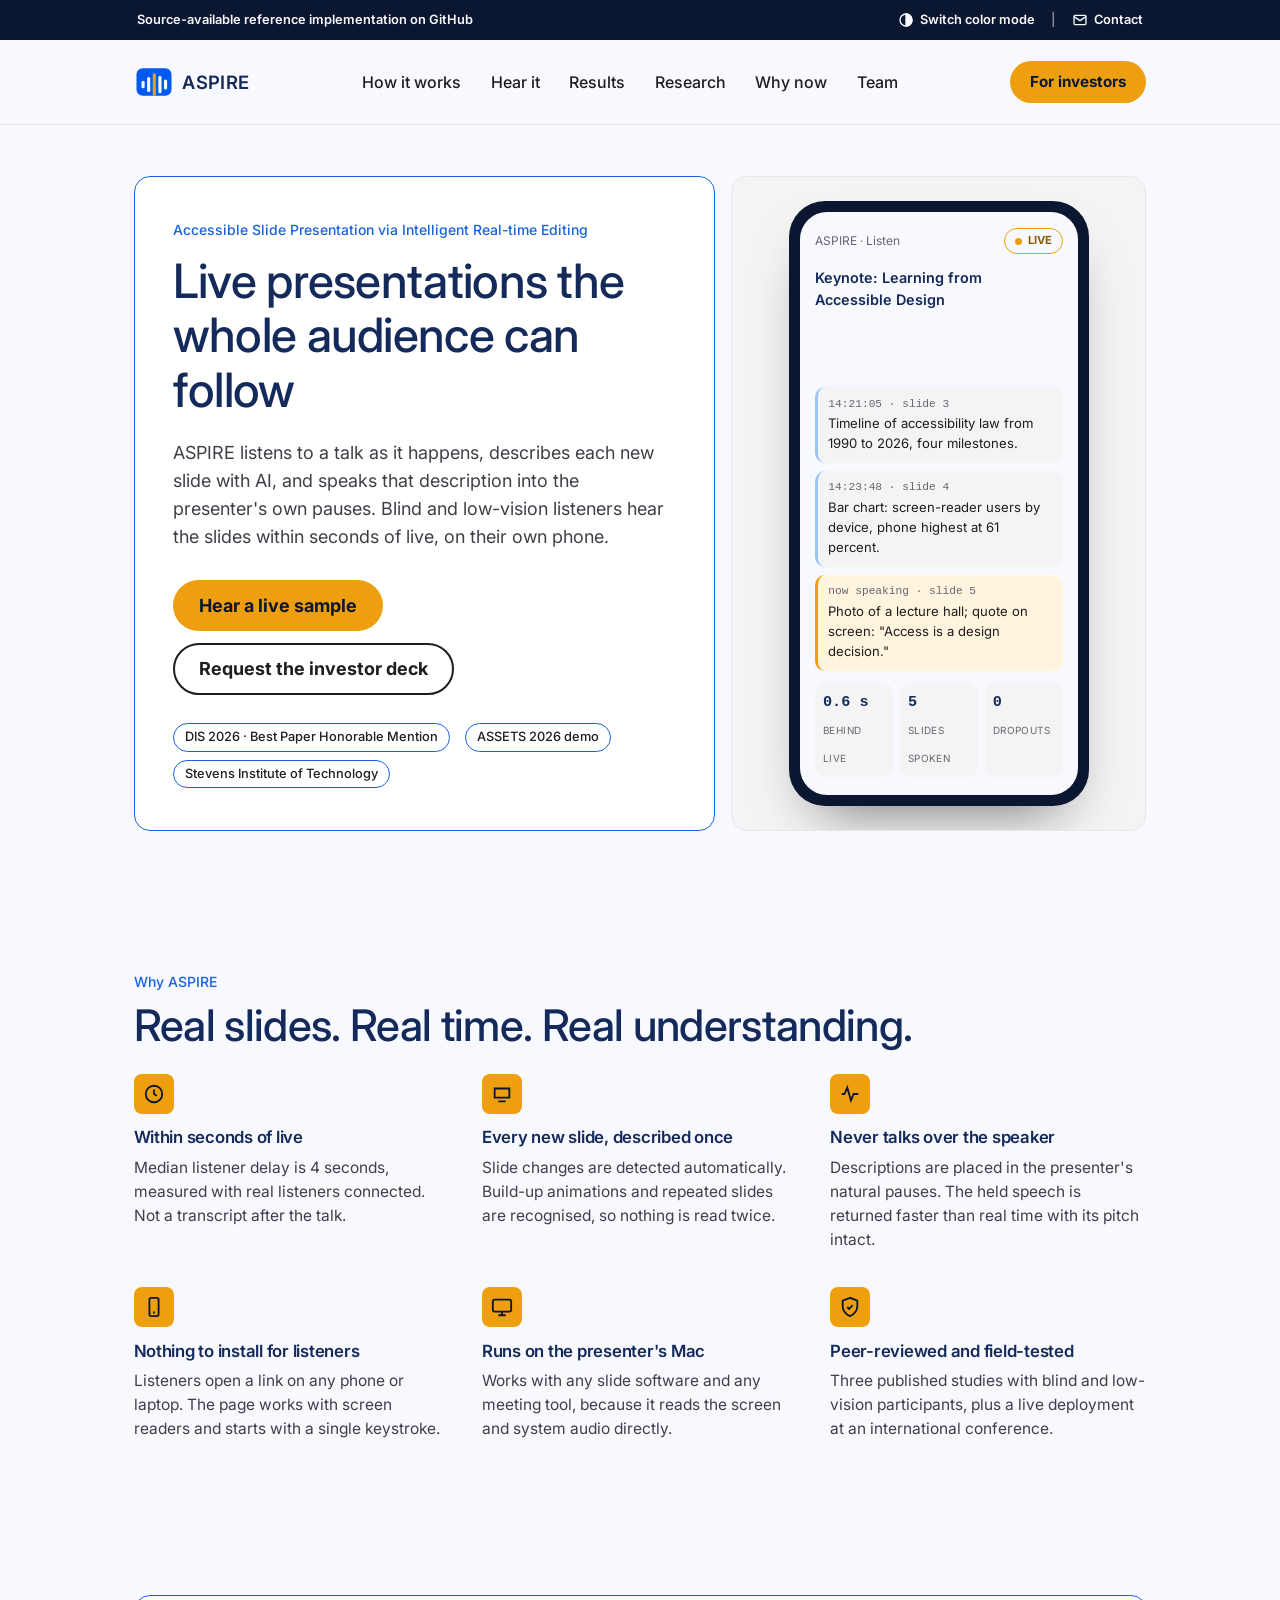
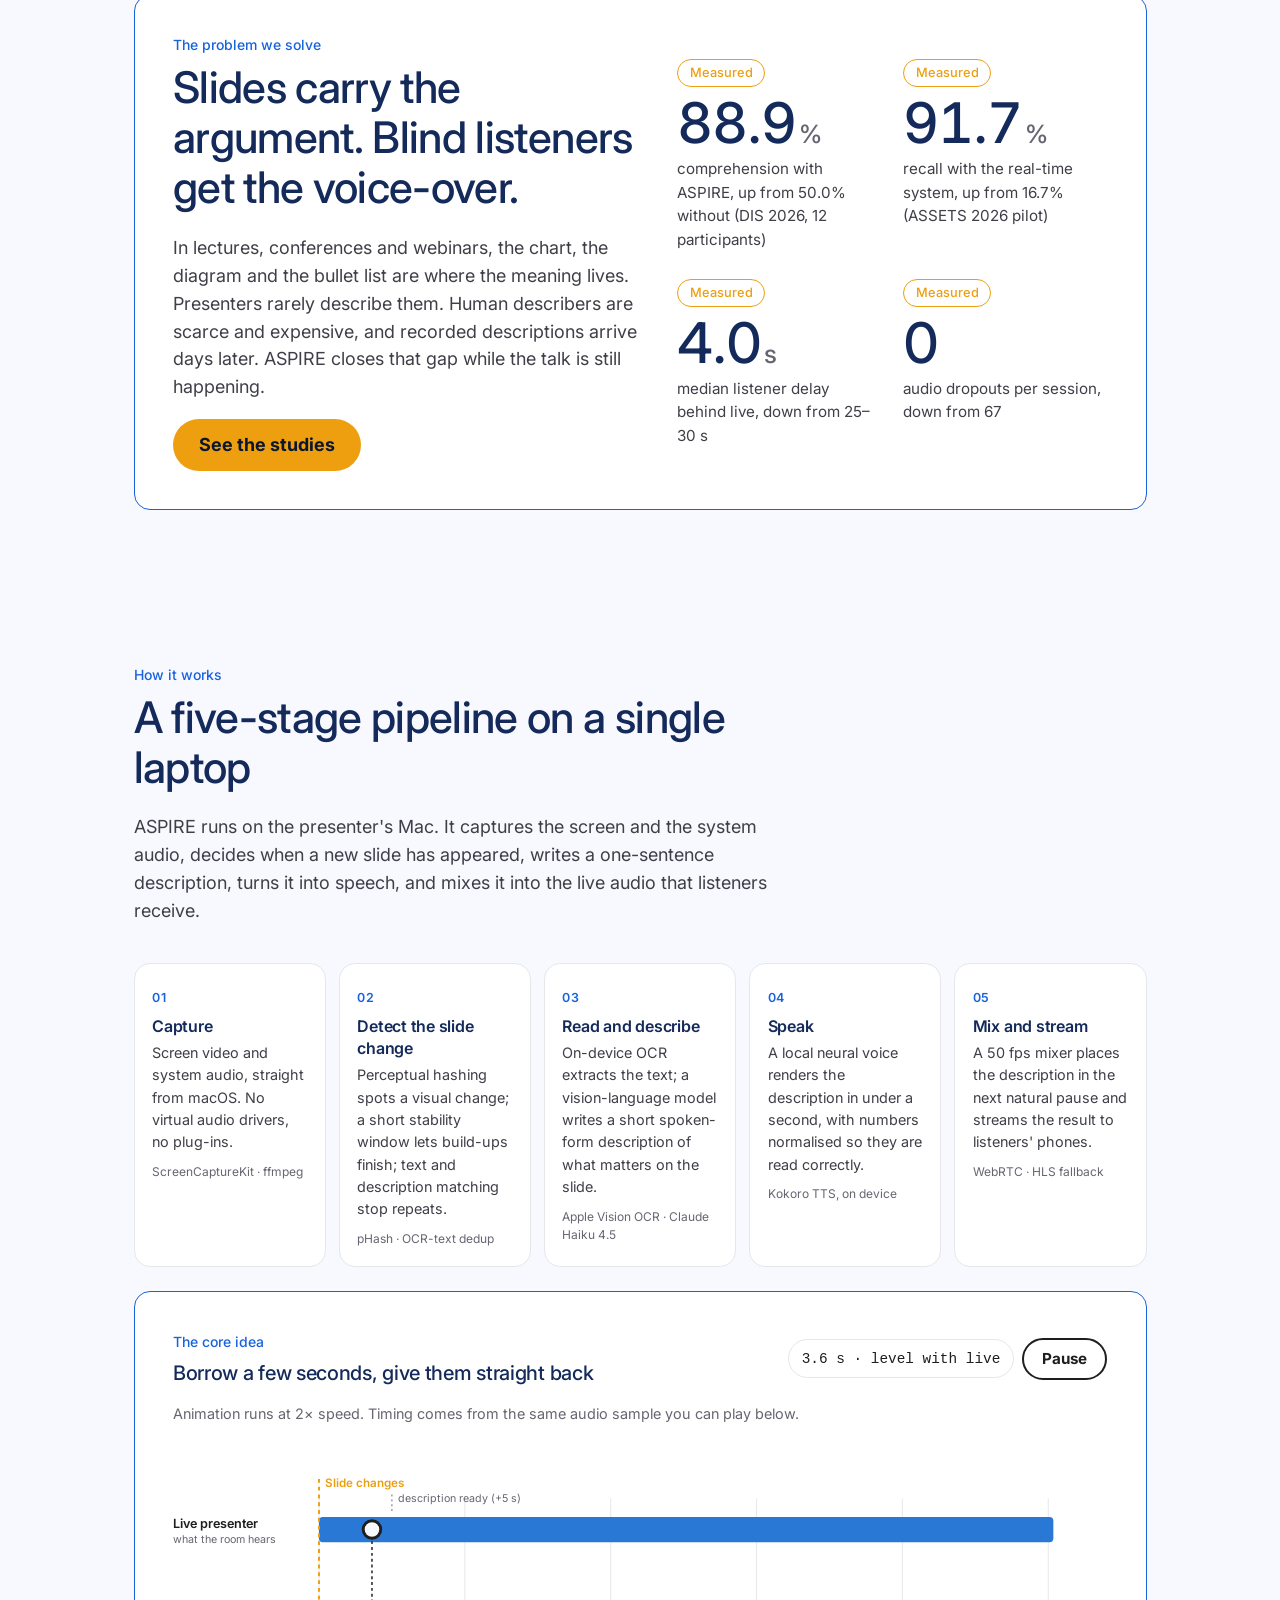
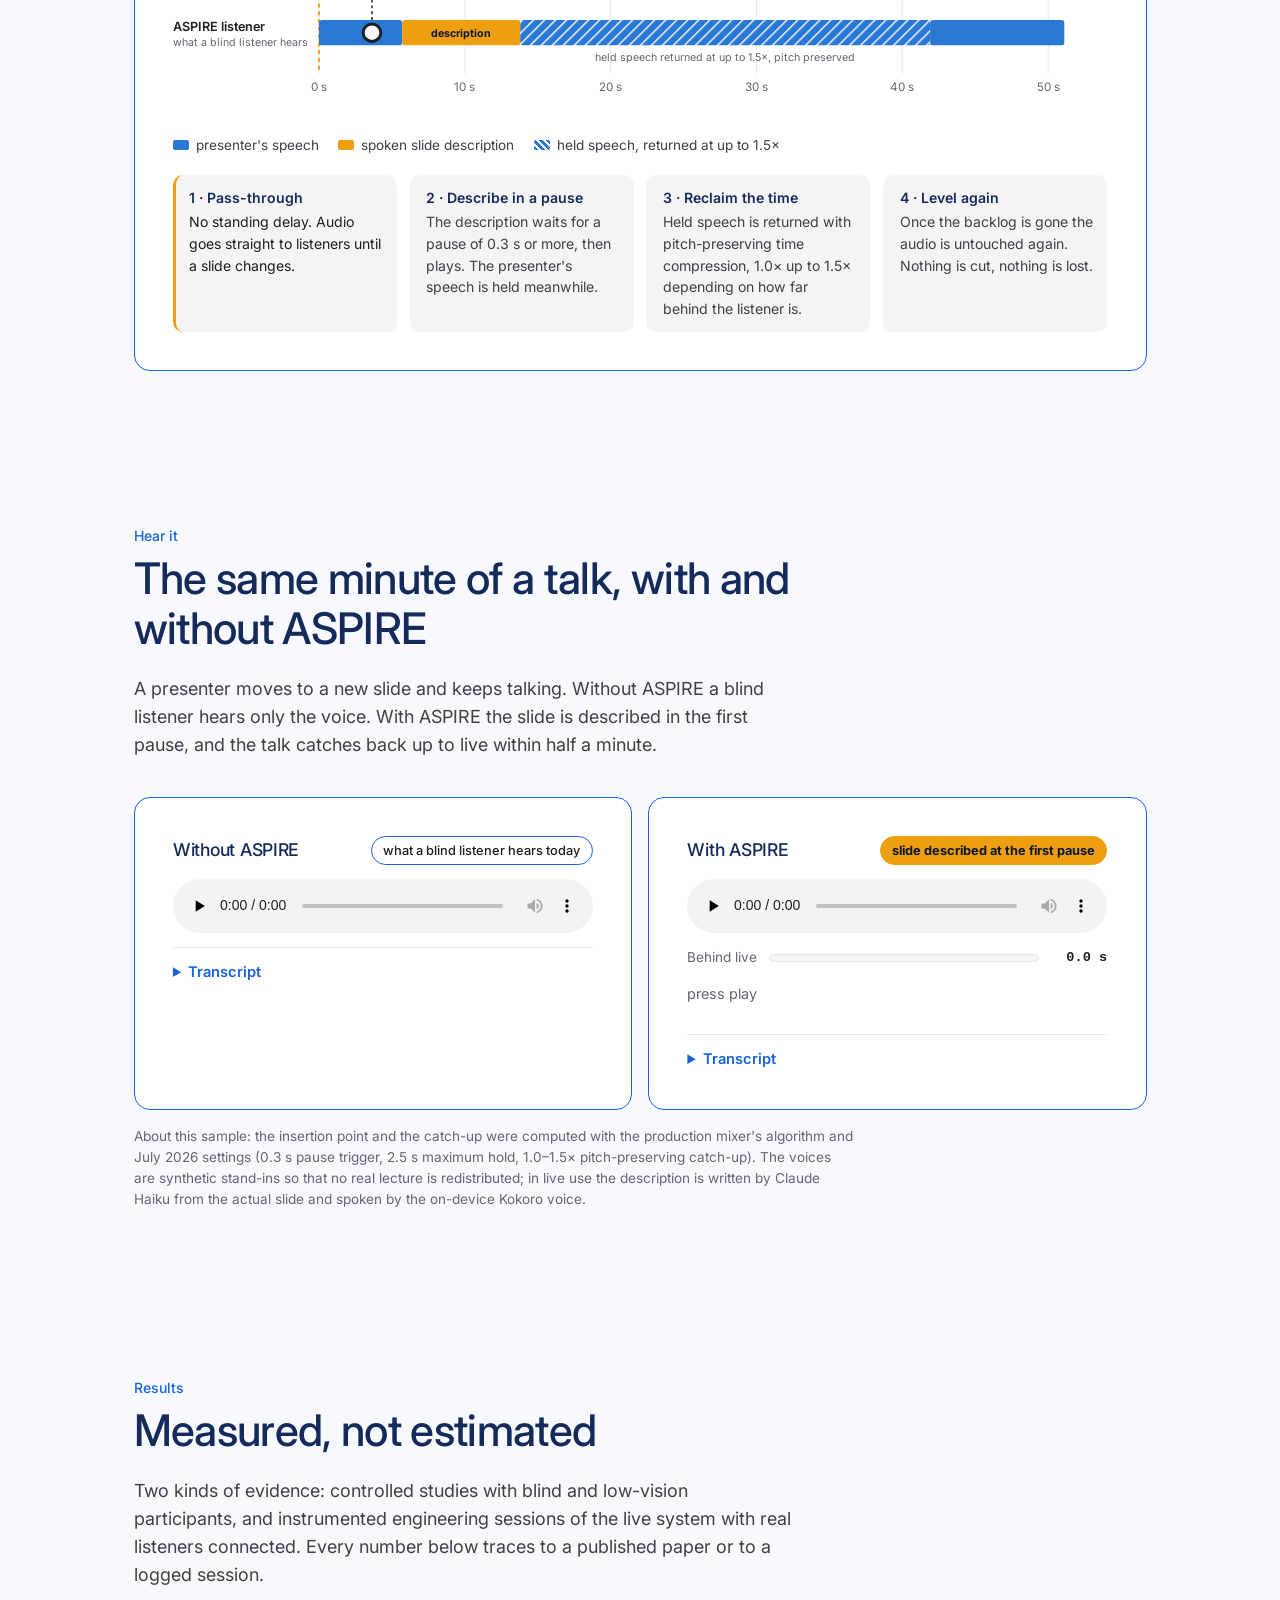
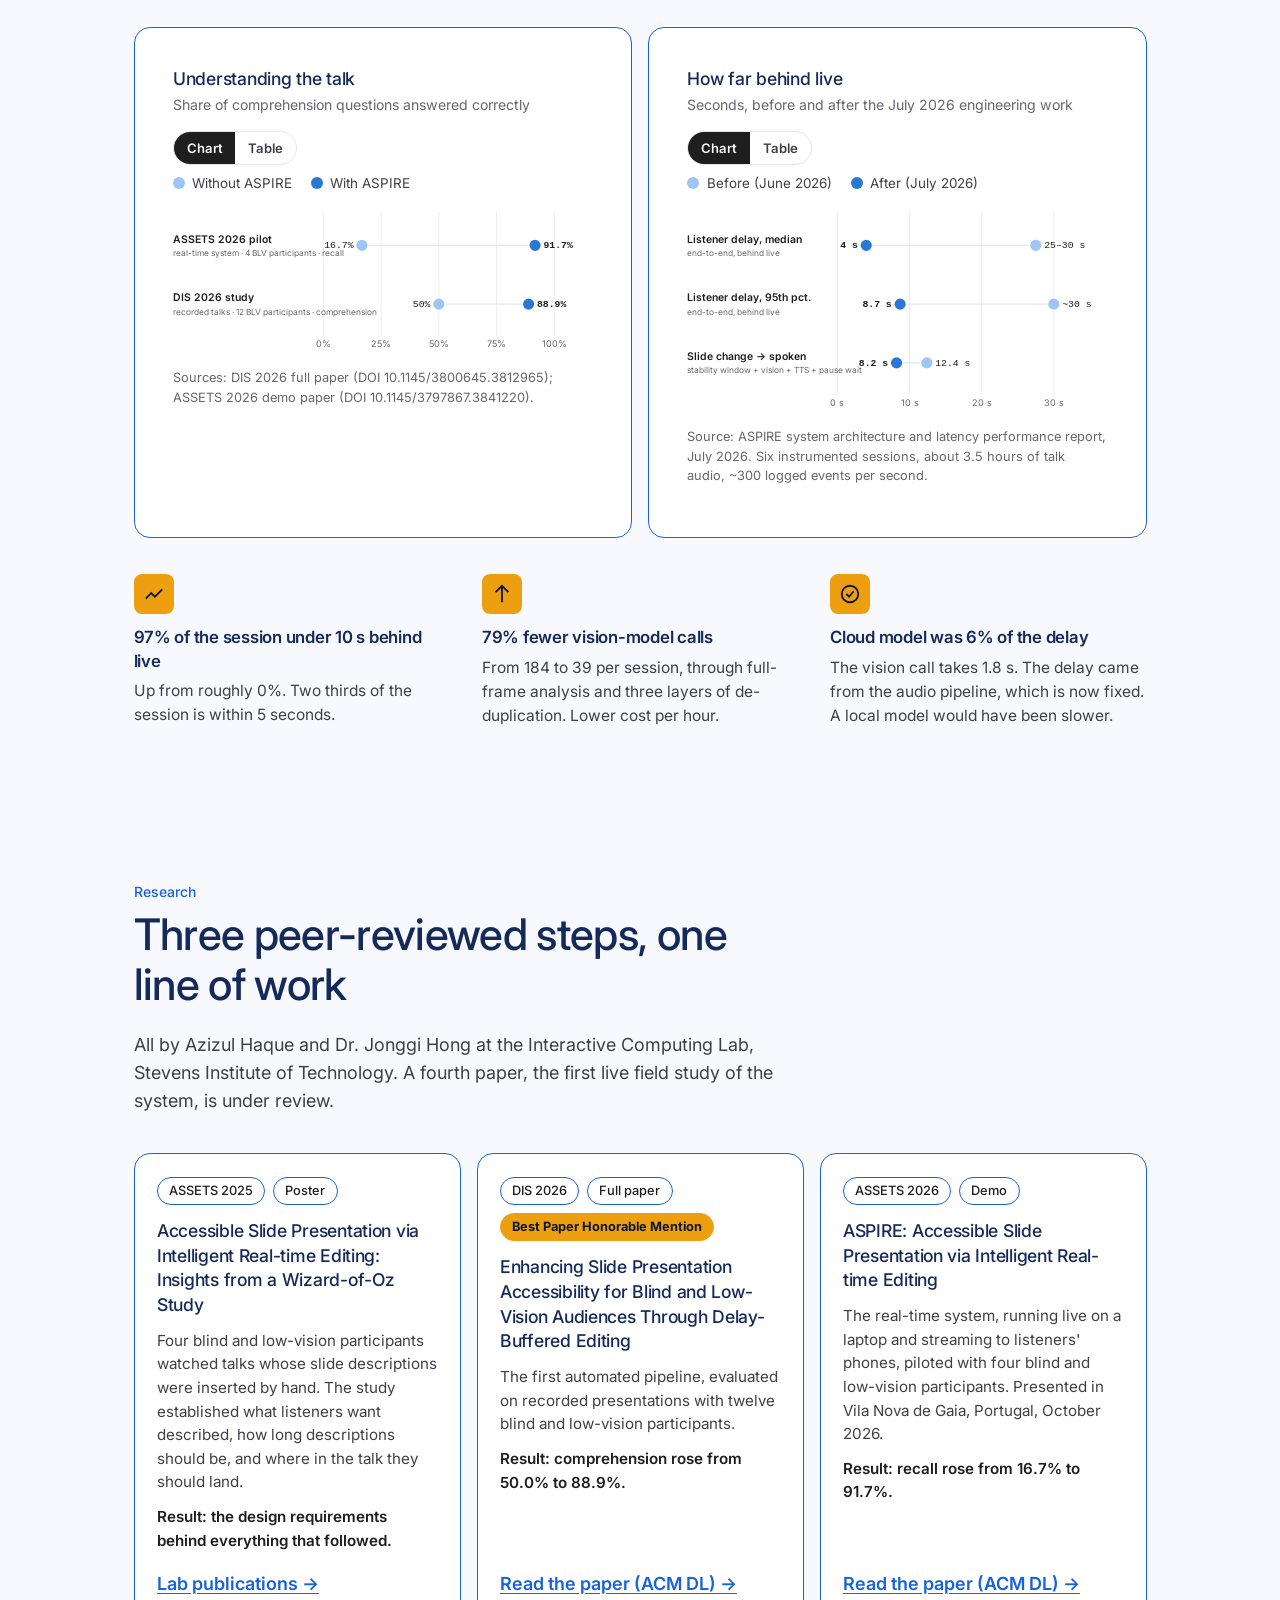
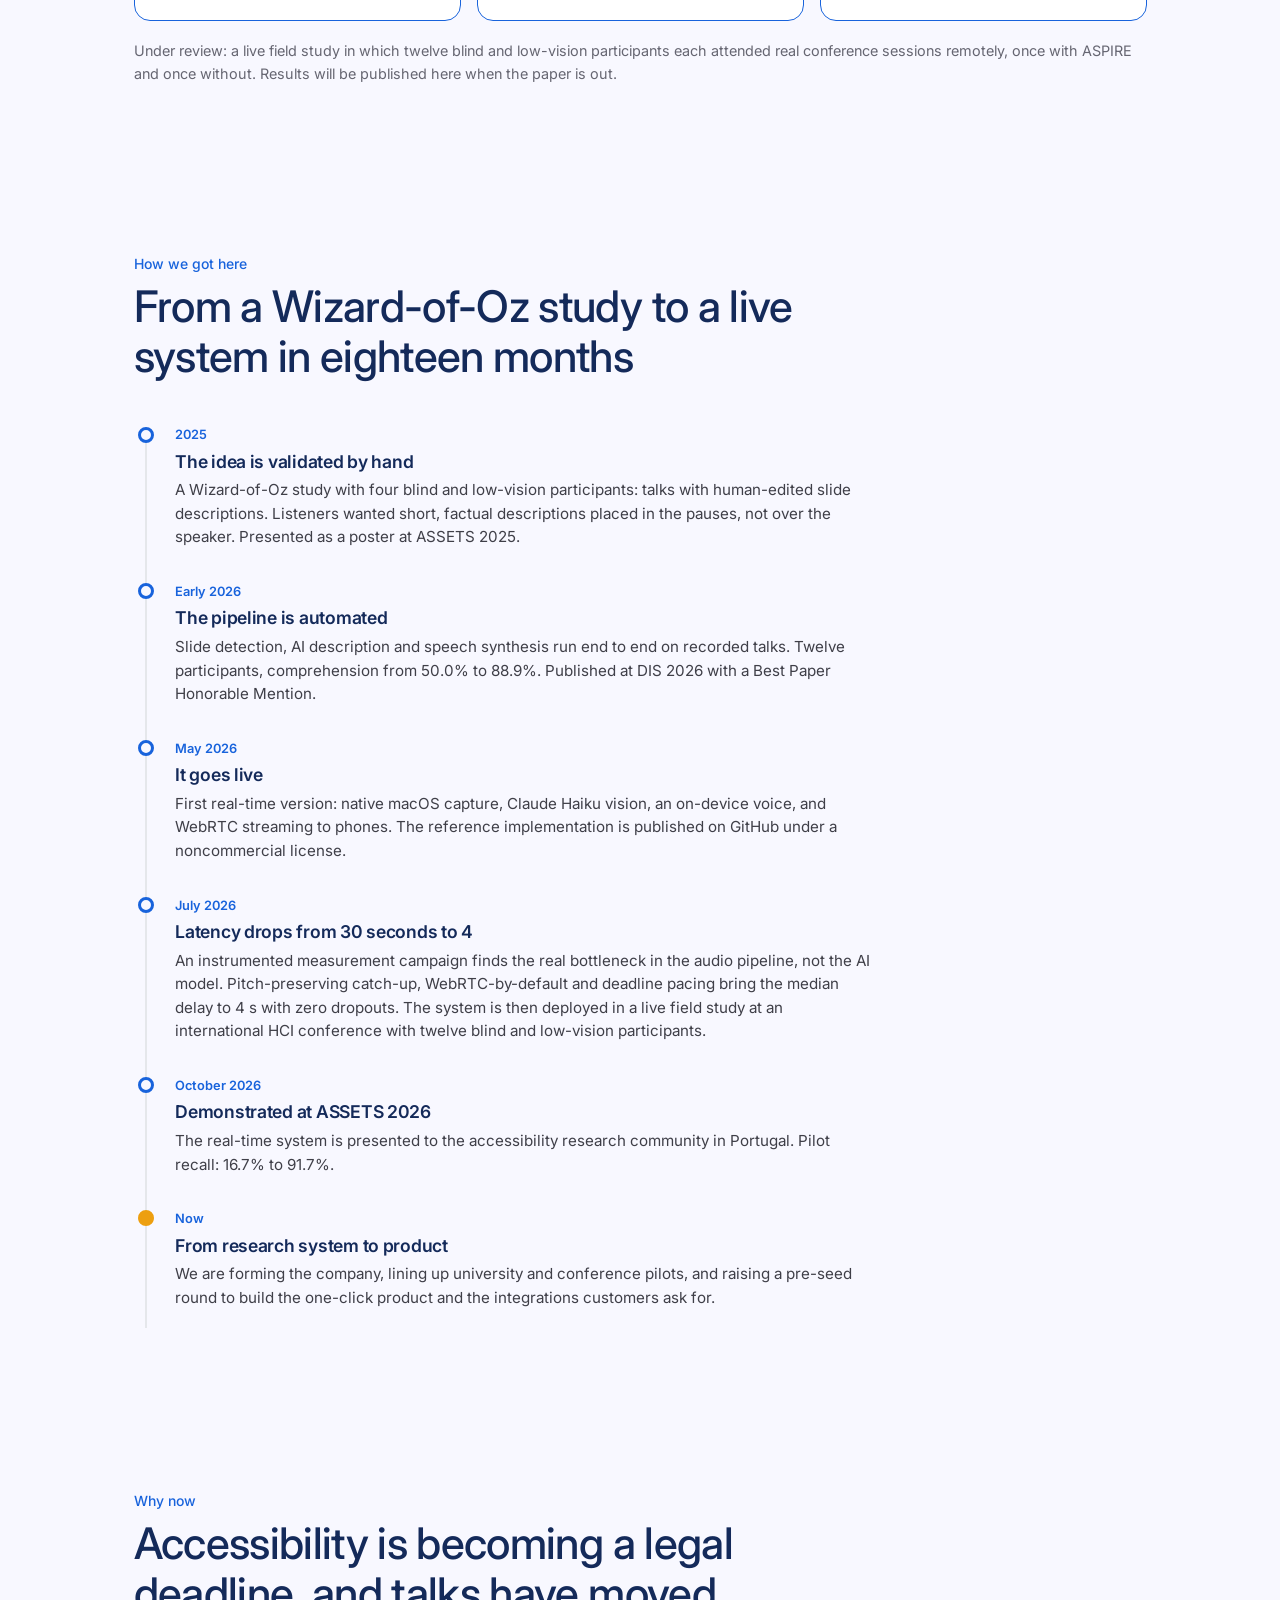
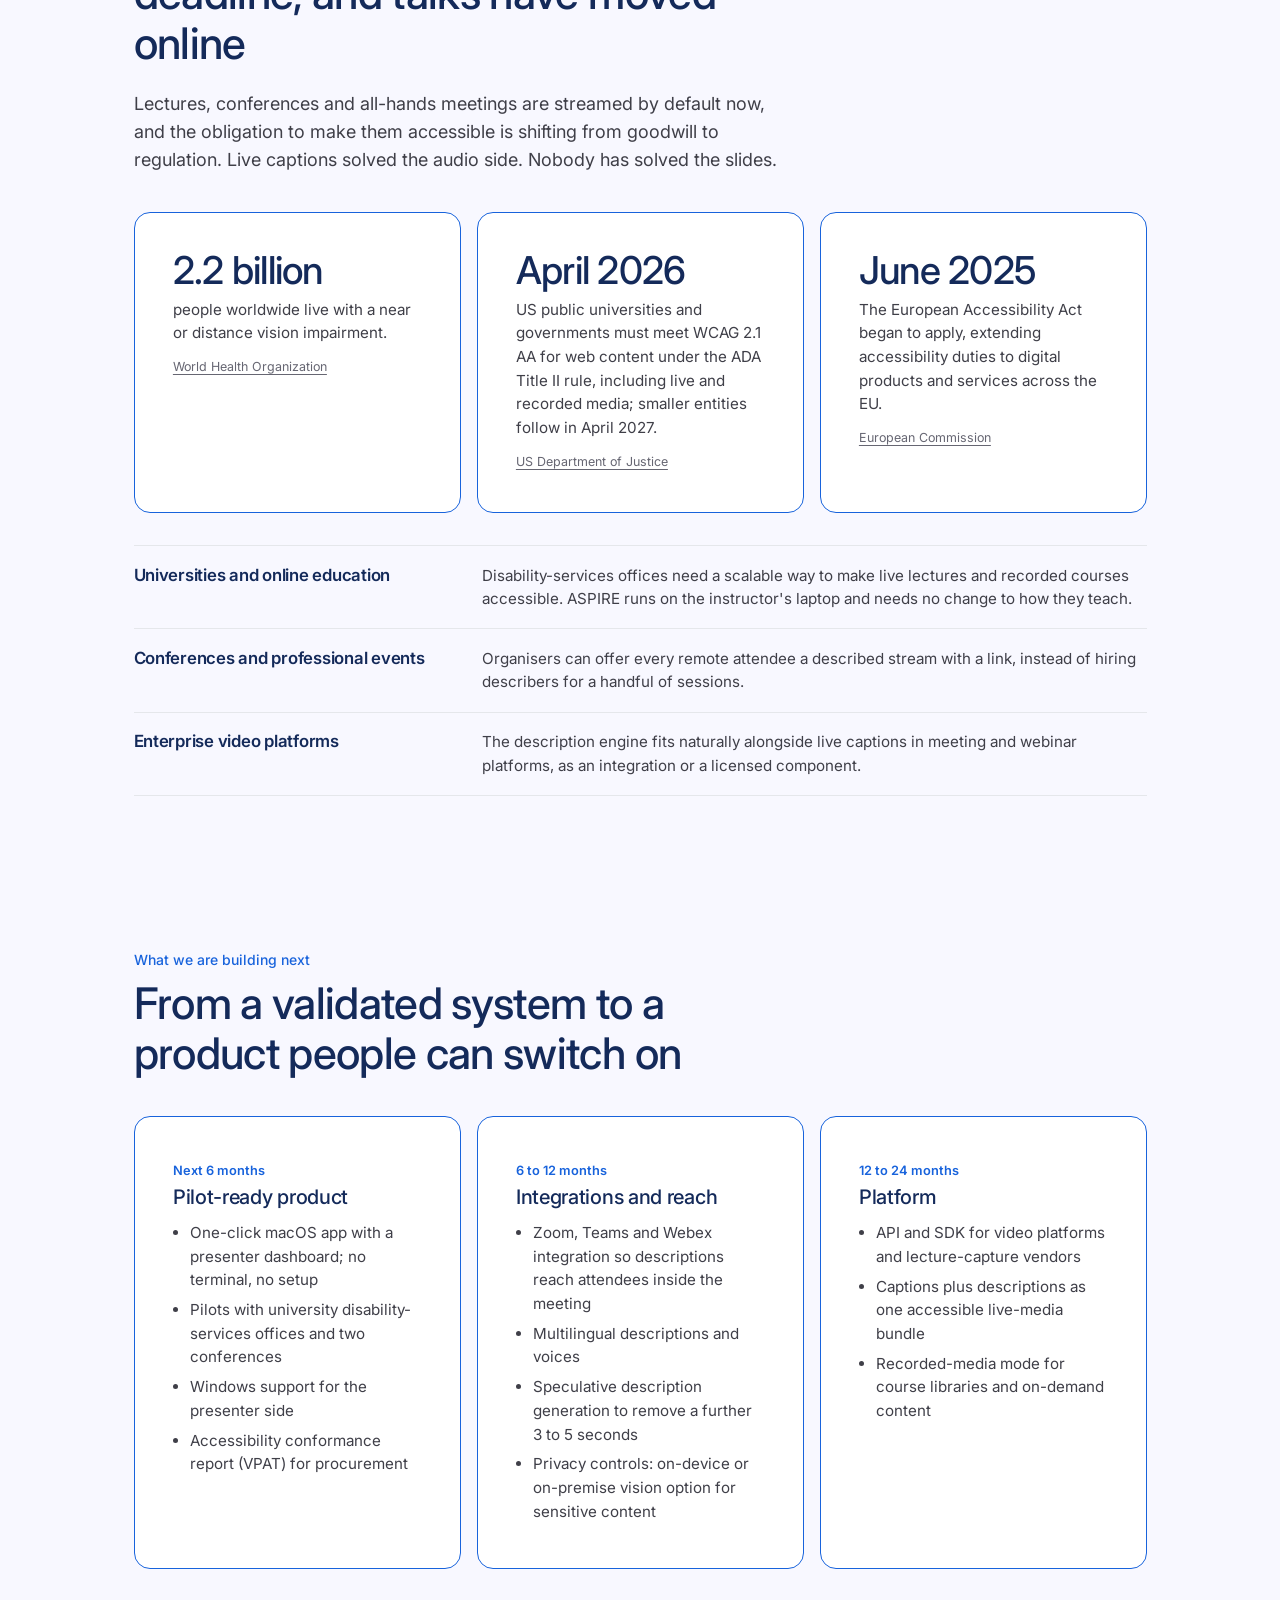
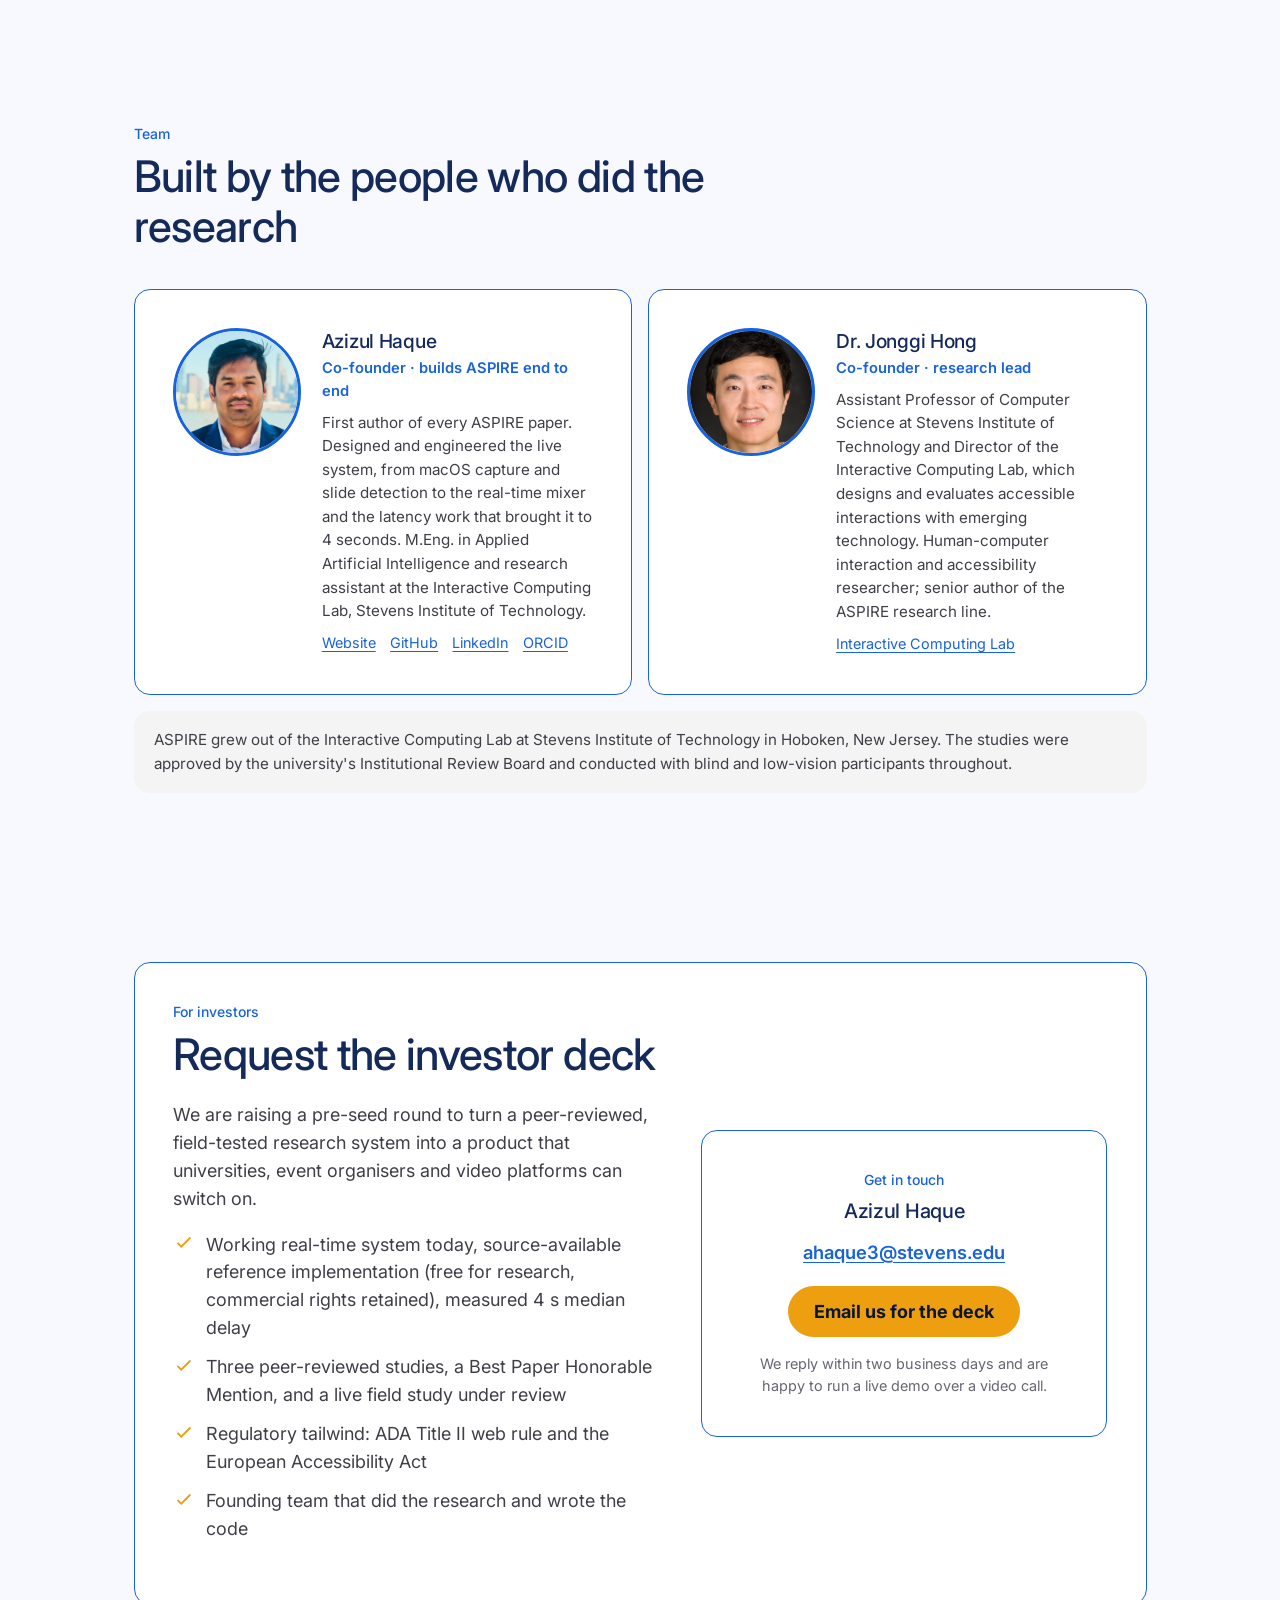
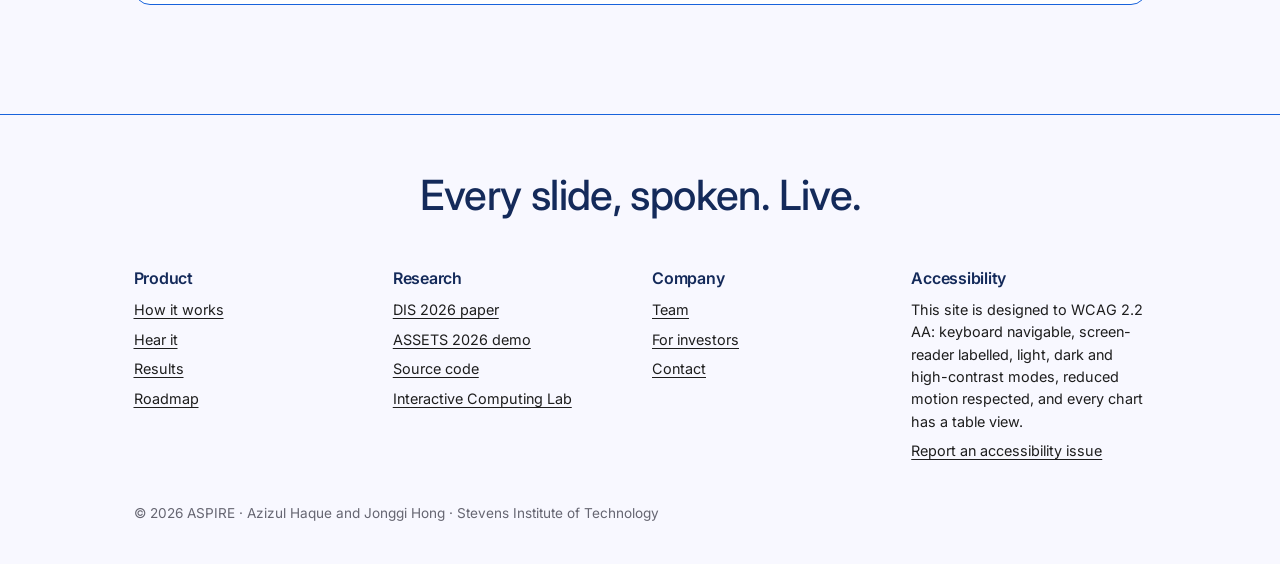
<file: site/index.html>
<!doctype html>
<html lang="en">
<head>
<meta charset="utf-8">
<meta name="viewport" content="width=device-width, initial-scale=1">
<title>ASPIRE — Live slide presentations, accessible in real time</title>
<meta name="description" content="ASPIRE describes each new slide of a live presentation with AI and speaks it into the presenter's own pauses, so blind and low-vision listeners follow along within seconds. Peer-reviewed at DIS 2026 (Best Paper Honorable Mention) and ASSETS 2026. Built at Stevens Institute of Technology.">
<link rel="canonical" href="https://azizulhaque.me/aspire/">
<meta property="og:type" content="website">
<meta property="og:title" content="ASPIRE — Live slide presentations, accessible in real time">
<meta property="og:description" content="AI-spoken slide descriptions folded into a live talk, within seconds of live. Comprehension for blind and low-vision listeners rose from 50% to 89% in a peer-reviewed study.">
<meta property="og:url" content="https://azizulhaque.me/aspire/">
<meta name="theme-color" content="#005AEE">
<link rel="icon" href="assets/favicon.svg" type="image/svg+xml">
<link rel="preconnect" href="https://fonts.googleapis.com">
<link rel="preconnect" href="https://fonts.gstatic.com" crossorigin>
<link href="https://fonts.googleapis.com/css2?family=Inter:wght@400;500;600;700&display=swap" rel="stylesheet">
<link rel="stylesheet" href="css/style.css?v=dev">
<script>/* apply saved theme before paint to avoid a flash */(function(){try{var t=localStorage.getItem('aspire-theme');if(t&&t!=='system')document.documentElement.setAttribute('data-theme',t);}catch(e){}})();</script>
<script type="application/ld+json">
{"@context":"https://schema.org","@type":"Organization","name":"ASPIRE","url":"https://azizulhaque.me/aspire/","description":"Real-time AI slide descriptions for blind and low-vision audiences of live presentations.","founders":[{"@type":"Person","name":"Azizul Haque"},{"@type":"Person","name":"Jonggi Hong"}],"parentOrganization":{"@type":"CollegeOrUniversity","name":"Stevens Institute of Technology"},"email":"ahaque3@stevens.edu"}
</script>
</head>
<body>
<a class="skip" href="#main">Skip to main content</a>

<div class="topbar">
  <div class="wrap">
    <a href="https://github.com/meazizul/ASPIRE">Source-available reference implementation on GitHub</a>
    <div class="topbar-right">
      <div class="theme-menu">
        <button id="theme-btn" type="button" aria-haspopup="true" aria-expanded="false" aria-controls="theme-menu">
          <svg viewBox="0 0 24 24" fill="none" stroke="currentColor" stroke-width="2" aria-hidden="true"><circle cx="12" cy="12" r="9"/><path d="M12 3a9 9 0 0 1 0 18z" fill="currentColor"/></svg>
          Switch color mode
        </button>
        <div id="theme-menu" class="theme-options" role="group" aria-label="Color mode">
          <button type="button" data-theme="light" aria-pressed="false">Light theme</button>
          <button type="button" data-theme="dark" aria-pressed="false">Dark theme</button>
          <button type="button" data-theme="contrast" aria-pressed="false">High contrast</button>
          <button type="button" data-theme="system" aria-pressed="true">System</button>
        </div>
      </div>
      <span class="sep" aria-hidden="true">|</span>
      <a href="mailto:ahaque3@stevens.edu?subject=ASPIRE">
        <svg viewBox="0 0 24 24" fill="none" stroke="currentColor" stroke-width="2" aria-hidden="true"><rect x="3" y="5" width="18" height="14" rx="2"/><path d="m3 7 9 6 9-6"/></svg>
        Contact
      </a>
    </div>
  </div>
</div>

<header class="site-header">
  <div class="wrap nav">
    <a class="logo" href="#top" aria-label="ASPIRE home">
      <svg viewBox="0 0 64 64" aria-hidden="true"><rect x="4" y="10" width="56" height="44" rx="10" fill="#005AEE"/><rect x="12" y="30" width="5" height="12" rx="2.5" fill="#F8F8FF"/><rect x="21" y="24" width="5" height="24" rx="2.5" fill="#F8F8FF"/><rect x="30" y="18" width="5" height="36" rx="2.5" fill="#ED9F10"/><rect x="39" y="22" width="5" height="28" rx="2.5" fill="#F8F8FF"/><rect x="48" y="28" width="5" height="16" rx="2.5" fill="#F8F8FF"/></svg>
      ASPIRE
    </a>
    <nav aria-label="Primary">
      <ul id="nav-links" class="nav-links">
        <li><a href="#how">How it works</a></li>
        <li><a href="#demo">Hear it</a></li>
        <li><a href="#results">Results</a></li>
        <li><a href="#research">Research</a></li>
        <li><a href="#market">Why now</a></li>
        <li><a href="#team">Team</a></li>
      </ul>
    </nav>
    <div class="nav-actions">
      <a class="btn btn-amber btn-sm" href="#investors">For investors</a>
      <button class="nav-toggle" type="button" aria-expanded="false" aria-controls="nav-links" aria-label="Menu">
        <svg viewBox="0 0 24 24" fill="none" stroke="currentColor" stroke-width="2" aria-hidden="true"><path d="M4 7h16M4 12h16M4 17h16"/></svg>
      </button>
    </div>
  </div>
</header>

<main id="main">
  <!-- ============ HERO ============ -->
  <section class="hero" id="top" aria-labelledby="hero-h">
    <div class="wrap">
      <div class="ocard hero-card">
        <span class="eyebrow">Accessible Slide Presentation via Intelligent Real-time Editing</span>
        <h1 id="hero-h">Live presentations the whole audience can follow</h1>
        <p class="lede">ASPIRE listens to a talk as it happens, describes each new slide with AI, and speaks that description into the presenter's own pauses. Blind and low-vision listeners hear the slides within seconds of live, on their own phone.</p>
        <div class="hero-actions">
          <a class="btn btn-amber" href="#demo">Hear a live sample</a>
          <a class="btn btn-outline" href="#investors">Request the investor deck</a>
        </div>
        <div class="hero-proof" aria-label="Highlights">
          <span class="pill">DIS 2026 · Best Paper Honorable Mention</span>
          <span class="pill">ASSETS 2026 demo</span>
          <span class="pill">Stevens Institute of Technology</span>
        </div>
      </div>
      <div class="hero-visual" aria-hidden="true">
        <div class="phone">
          <div class="phone-screen">
            <div class="phone-top"><span>ASPIRE · Listen</span><span class="live-pill"><i></i>LIVE</span></div>
            <div class="phone-title">Keynote: Learning from Accessible Design</div>
            <div class="wave"><i style="animation-delay:0s"></i><i style="animation-delay:.1s"></i><i style="animation-delay:.2s"></i><i style="animation-delay:.3s"></i><i style="animation-delay:.4s"></i><i style="animation-delay:.5s"></i><i style="animation-delay:.6s"></i><i style="animation-delay:.7s"></i><i style="animation-delay:.8s"></i><i style="animation-delay:.9s"></i><i style="animation-delay:1s"></i><i style="animation-delay:1.1s"></i><i style="animation-delay:1.2s"></i><i style="animation-delay:1.3s"></i><i style="animation-delay:1.4s"></i><i style="animation-delay:1.5s"></i></div>
            <ul class="slide-log">
              <li><span class="t">14:21:05 · slide 3</span>Timeline of accessibility law from 1990 to 2026, four milestones.</li>
              <li><span class="t">14:23:48 · slide 4</span>Bar chart: screen-reader users by device, phone highest at 61 percent.</li>
              <li class="now"><span class="t">now speaking · slide 5</span>Photo of a lecture hall; quote on screen: "Access is a design decision."</li>
            </ul>
            <div class="phone-metrics">
              <div><b>0.6 s</b><span>behind live</span></div>
              <div><b>5</b><span>slides spoken</span></div>
              <div><b>0</b><span>dropouts</span></div>
            </div>
          </div>
        </div>
      </div>
    </div>
  </section>

  <!-- ============ BENEFITS ============ -->
  <section id="benefits" aria-labelledby="benefits-h">
    <div class="wrap">
      <span class="eyebrow">Why ASPIRE</span>
      <h2 id="benefits-h">Real slides. Real time. Real understanding.</h2>
      <div class="benefits">
        <div class="benefit reveal">
          <div class="ico"><svg viewBox="0 0 24 24" fill="none" stroke="currentColor" stroke-width="2" aria-hidden="true"><circle cx="12" cy="12" r="9"/><path d="M12 7v5l3 2"/></svg></div>
          <h3>Within seconds of live</h3>
          <p>Median listener delay is 4 seconds, measured with real listeners connected. Not a transcript after the talk.</p>
        </div>
        <div class="benefit reveal">
          <div class="ico"><svg viewBox="0 0 24 24" fill="none" stroke="currentColor" stroke-width="2" aria-hidden="true"><path d="M4 6h16v10H4zM8 20h8"/></svg></div>
          <h3>Every new slide, described once</h3>
          <p>Slide changes are detected automatically. Build-up animations and repeated slides are recognised, so nothing is read twice.</p>
        </div>
        <div class="benefit reveal">
          <div class="ico"><svg viewBox="0 0 24 24" fill="none" stroke="currentColor" stroke-width="2" aria-hidden="true"><path d="M3 12h3l3-7 4 14 3-7h5"/></svg></div>
          <h3>Never talks over the speaker</h3>
          <p>Descriptions are placed in the presenter's natural pauses. The held speech is returned faster than real time with its pitch intact.</p>
        </div>
        <div class="benefit reveal">
          <div class="ico"><svg viewBox="0 0 24 24" fill="none" stroke="currentColor" stroke-width="2" aria-hidden="true"><rect x="7" y="2" width="10" height="20" rx="2"/><path d="M11 18h2"/></svg></div>
          <h3>Nothing to install for listeners</h3>
          <p>Listeners open a link on any phone or laptop. The page works with screen readers and starts with a single keystroke.</p>
        </div>
        <div class="benefit reveal">
          <div class="ico"><svg viewBox="0 0 24 24" fill="none" stroke="currentColor" stroke-width="2" aria-hidden="true"><rect x="2" y="4" width="20" height="13" rx="2"/><path d="M8 21h8M12 17v4"/></svg></div>
          <h3>Runs on the presenter's Mac</h3>
          <p>Works with any slide software and any meeting tool, because it reads the screen and system audio directly.</p>
        </div>
        <div class="benefit reveal">
          <div class="ico"><svg viewBox="0 0 24 24" fill="none" stroke="currentColor" stroke-width="2" aria-hidden="true"><path d="M12 2 4 5v6c0 5 3.5 9 8 11 4.5-2 8-6 8-11V5z"/><path d="m9 12 2 2 4-4"/></svg></div>
          <h3>Peer-reviewed and field-tested</h3>
          <p>Three published studies with blind and low-vision participants, plus a live deployment at an international conference.</p>
        </div>
      </div>
    </div>
  </section>

  <!-- ============ IMPACT (measured) ============ -->
  <section id="impact" aria-labelledby="impact-h">
    <div class="wrap">
      <div class="ocard impact reveal">
        <div>
          <span class="eyebrow">The problem we solve</span>
          <h2 id="impact-h">Slides carry the argument. Blind listeners get the voice-over.</h2>
          <p class="lede">In lectures, conferences and webinars, the chart, the diagram and the bullet list are where the meaning lives. Presenters rarely describe them. Human describers are scarce and expensive, and recorded descriptions arrive days later. ASPIRE closes that gap while the talk is still happening.</p>
          <a class="btn btn-amber" href="#research">See the studies</a>
        </div>
        <div class="stats" aria-label="Measured results">
          <div class="stat"><span class="pill amber">Measured</span><div class="big">88.9<small>%</small></div><div class="lbl">comprehension with ASPIRE, up from 50.0% without (DIS 2026, 12 participants)</div></div>
          <div class="stat"><span class="pill amber">Measured</span><div class="big">91.7<small>%</small></div><div class="lbl">recall with the real-time system, up from 16.7% (ASSETS 2026 pilot)</div></div>
          <div class="stat"><span class="pill amber">Measured</span><div class="big">4.0<small>s</small></div><div class="lbl">median listener delay behind live, down from 25–30 s</div></div>
          <div class="stat"><span class="pill amber">Measured</span><div class="big">0</div><div class="lbl">audio dropouts per session, down from 67</div></div>
        </div>
      </div>
    </div>
  </section>

  <!-- ============ HOW IT WORKS ============ -->
  <section id="how" aria-labelledby="how-h">
    <div class="wrap">
      <div class="section-head">
        <span class="eyebrow">How it works</span>
        <h2 id="how-h">A five-stage pipeline on a single laptop</h2>
        <p>ASPIRE runs on the presenter's Mac. It captures the screen and the system audio, decides when a new slide has appeared, writes a one-sentence description, turns it into speech, and mixes it into the live audio that listeners receive.</p>
      </div>
      <div class="pipeline">
        <div class="step reveal"><h3>Capture</h3><p>Screen video and system audio, straight from macOS. No virtual audio drivers, no plug-ins.</p><span class="tech">ScreenCaptureKit · ffmpeg</span></div>
        <div class="step reveal"><h3>Detect the slide change</h3><p>Perceptual hashing spots a visual change; a short stability window lets build-ups finish; text and description matching stop repeats.</p><span class="tech">pHash · OCR-text dedup</span></div>
        <div class="step reveal"><h3>Read and describe</h3><p>On-device OCR extracts the text; a vision-language model writes a short spoken-form description of what matters on the slide.</p><span class="tech">Apple Vision OCR · Claude Haiku 4.5</span></div>
        <div class="step reveal"><h3>Speak</h3><p>A local neural voice renders the description in under a second, with numbers normalised so they are read correctly.</p><span class="tech">Kokoro TTS, on device</span></div>
        <div class="step reveal"><h3>Mix and stream</h3><p>A 50 fps mixer places the description in the next natural pause and streams the result to listeners' phones.</p><span class="tech">WebRTC · HLS fallback</span></div>
      </div>

      <div class="ocard mech reveal">
        <div class="mech-head">
          <div>
            <span class="eyebrow">The core idea</span>
            <h3>Borrow a few seconds, give them straight back</h3>
          </div>
          <div class="mech-controls">
            <span id="mech-readout" class="mech-readout" aria-live="off">0.0 s · level with live</span>
            <button id="mech-play" class="btn btn-outline btn-sm" type="button" aria-pressed="false">Play</button>
          </div>
        </div>
        <p class="muted small">Animation runs at 2× speed. Timing comes from the same audio sample you can play below.</p>
        <svg id="mech-svg" role="img" aria-label="Timeline comparing the live presenter to what an ASPIRE listener hears. Audio passes through untouched until a slide changes. About five seconds later the description is ready and plays at the next pause while the presenter's speech is held. The held speech is then played back at up to 1.5 times speed with pitch preserved until the listener is level with live again."></svg>
        <div class="mech-legend" aria-hidden="true">
          <span><i style="background:var(--s1)"></i>presenter's speech</span>
          <span><i style="background:var(--amber)"></i>spoken slide description</span>
          <span><i style="background:repeating-linear-gradient(45deg,var(--s1) 0 3px,var(--bg) 3px 5px)"></i>held speech, returned at up to 1.5×</span>
        </div>
        <div id="mech-steps" class="mech-steps">
          <div data-phase="live"><b>1 · Pass-through</b>No standing delay. Audio goes straight to listeners until a slide changes.</div>
          <div data-phase="describing"><b>2 · Describe in a pause</b>The description waits for a pause of 0.3 s or more, then plays. The presenter's speech is held meanwhile.</div>
          <div data-phase="catching-up"><b>3 · Reclaim the time</b>Held speech is returned with pitch-preserving time compression, 1.0× up to 1.5× depending on how far behind the listener is.</div>
          <div data-phase="level"><b>4 · Level again</b>Once the backlog is gone the audio is untouched again. Nothing is cut, nothing is lost.</div>
        </div>
      </div>
    </div>
  </section>

  <!-- ============ HEAR IT ============ -->
  <section id="demo" aria-labelledby="demo-h">
    <div class="wrap">
      <div class="section-head">
        <span class="eyebrow">Hear it</span>
        <h2 id="demo-h">The same minute of a talk, with and without ASPIRE</h2>
        <p>A presenter moves to a new slide and keeps talking. Without ASPIRE a blind listener hears only the voice. With ASPIRE the slide is described in the first pause, and the talk catches back up to live within half a minute.</p>
      </div>
      <div class="demo-grid">
        <div class="ocard player">
          <div class="player-head"><h3>Without ASPIRE</h3><span class="pill">what a blind listener hears today</span></div>
          <audio id="audio-without" controls preload="none" src="audio/without-aspire.m4a">Your browser cannot play this audio. <a href="audio/without-aspire.m4a">Download the clip.</a></audio>
          <details class="transcript"><summary>Transcript</summary>
            <p>So let's move on to the next slide. This is one of my favourite charts in the whole talk. What you're seeing here is the cost of solar electricity over the last ten years, and the trend is remarkable. In 2010, utility-scale solar cost about 38 cents per kilowatt-hour. By 2020, it was down to roughly 5 cents. That is an 87 percent drop in a single decade, faster than almost anyone predicted. And this is the point I really want you to take away: cost, not technology, is what changed the energy conversation. Once solar became the cheapest option on the table, the debate stopped being about whether, and started being about how fast. Keep that in mind, because the next slide looks at wind, and the story there is strikingly similar.</p>
          </details>
        </div>
        <div class="ocard player with">
          <div class="player-head"><h3>With ASPIRE</h3><span class="pill solid">slide described at the first pause</span></div>
          <audio id="audio-with" controls preload="none" src="audio/with-aspire.m4a">Your browser cannot play this audio. <a href="audio/with-aspire.m4a">Download the clip.</a></audio>
          <div class="lag" aria-live="off"><span>Behind live</span><div class="lag-bar" aria-hidden="true"><i id="lag-fill"></i></div><b id="lag-val">0.0 s</b></div>
          <p class="small muted" id="lag-phase" aria-live="polite">press play</p>
          <details class="transcript"><summary>Transcript</summary>
            <p>So let's move on to the next slide. This is one of my favourite charts in the whole talk.</p>
            <p class="desc"><b>ASPIRE</b>New slide. Line chart titled "Cost of solar electricity", falling from 38 cents to 5 cents per kilowatt-hour, 2010 to 2020.</p>
            <p>What you're seeing here is the cost of solar electricity over the last ten years, and the trend is remarkable. In 2010, utility-scale solar cost about 38 cents per kilowatt-hour. By 2020, it was down to roughly 5 cents. That is an 87 percent drop in a single decade, faster than almost anyone predicted. And this is the point I really want you to take away: cost, not technology, is what changed the energy conversation. Once solar became the cheapest option on the table, the debate stopped being about whether, and started being about how fast. Keep that in mind, because the next slide looks at wind, and the story there is strikingly similar.</p>
          </details>
        </div>
      </div>
      <p class="demo-note">About this sample: the insertion point and the catch-up were computed with the production mixer's algorithm and July 2026 settings (0.3 s pause trigger, 2.5 s maximum hold, 1.0–1.5× pitch-preserving catch-up). The voices are synthetic stand-ins so that no real lecture is redistributed; in live use the description is written by Claude Haiku from the actual slide and spoken by the on-device Kokoro voice.</p>
    </div>
  </section>

  <!-- ============ RESULTS ============ -->
  <section id="results" aria-labelledby="results-h">
    <div class="wrap">
      <div class="section-head">
        <span class="eyebrow">Results</span>
        <h2 id="results-h">Measured, not estimated</h2>
        <p>Two kinds of evidence: controlled studies with blind and low-vision participants, and instrumented engineering sessions of the live system with real listeners connected. Every number below traces to a published paper or to a logged session.</p>
      </div>
      <div class="charts">
        <div class="ocard chart-card reveal" id="chart-comprehension">
          <div class="chart-head">
            <div><h3>Understanding the talk</h3><p>Share of comprehension questions answered correctly</p></div>
            <div class="chart-toggle" role="group" aria-label="View as"><button type="button" data-view="chart" aria-pressed="true">Chart</button><button type="button" data-view="table" aria-pressed="false">Table</button></div>
          </div>
          <div class="legend" aria-hidden="true"><span><i style="background:var(--s1-light)"></i>Without ASPIRE</span><span><i style="background:var(--s1)"></i>With ASPIRE</span></div>
          <div class="chart"><div class="chart-svg"></div><div class="chart-table"></div><div class="tip" role="presentation"></div></div>
          <p class="chart-foot">Sources: DIS 2026 full paper (DOI 10.1145/3800645.3812965); ASSETS 2026 demo paper (DOI 10.1145/3797867.3841220).</p>
        </div>
        <div class="ocard chart-card reveal" id="chart-latency">
          <div class="chart-head">
            <div><h3>How far behind live</h3><p>Seconds, before and after the July 2026 engineering work</p></div>
            <div class="chart-toggle" role="group" aria-label="View as"><button type="button" data-view="chart" aria-pressed="true">Chart</button><button type="button" data-view="table" aria-pressed="false">Table</button></div>
          </div>
          <div class="legend" aria-hidden="true"><span><i style="background:var(--s1-light)"></i>Before (June 2026)</span><span><i style="background:var(--s1)"></i>After (July 2026)</span></div>
          <div class="chart"><div class="chart-svg"></div><div class="chart-table"></div><div class="tip" role="presentation"></div></div>
          <p class="chart-foot">Source: ASPIRE system architecture and latency performance report, July 2026. Six instrumented sessions, about 3.5 hours of talk audio, ~300 logged events per second.</p>
        </div>
      </div>
      <div class="benefits" style="margin-top:2.2rem">
        <div class="benefit reveal"><div class="ico"><svg viewBox="0 0 24 24" fill="none" stroke="currentColor" stroke-width="2" aria-hidden="true"><path d="M3 17l6-6 4 4 8-8"/></svg></div><h3>97% of the session under 10 s behind live</h3><p>Up from roughly 0%. Two thirds of the session is within 5 seconds.</p></div>
        <div class="benefit reveal"><div class="ico"><svg viewBox="0 0 24 24" fill="none" stroke="currentColor" stroke-width="2" aria-hidden="true"><path d="M12 3v18M5 10l7-7 7 7"/></svg></div><h3>79% fewer vision-model calls</h3><p>From 184 to 39 per session, through full-frame analysis and three layers of de-duplication. Lower cost per hour.</p></div>
        <div class="benefit reveal"><div class="ico"><svg viewBox="0 0 24 24" fill="none" stroke="currentColor" stroke-width="2" aria-hidden="true"><circle cx="12" cy="12" r="9"/><path d="m8 12 3 3 5-6"/></svg></div><h3>Cloud model was 6% of the delay</h3><p>The vision call takes 1.8 s. The delay came from the audio pipeline, which is now fixed. A local model would have been slower.</p></div>
      </div>
    </div>
  </section>

  <!-- ============ RESEARCH ============ -->
  <section id="research" aria-labelledby="research-h">
    <div class="wrap">
      <div class="section-head">
        <span class="eyebrow">Research</span>
        <h2 id="research-h">Three peer-reviewed steps, one line of work</h2>
        <p>All by Azizul Haque and Dr. Jonggi Hong at the Interactive Computing Lab, Stevens Institute of Technology. A fourth paper, the first live field study of the system, is under review.</p>
      </div>
      <div class="pubs">
        <article class="ocard pub reveal">
          <div class="venue"><span class="pill">ASSETS 2025</span><span class="pill">Poster</span></div>
          <h3>Accessible Slide Presentation via Intelligent Real-time Editing: Insights from a Wizard-of-Oz Study</h3>
          <p>Four blind and low-vision participants watched talks whose slide descriptions were inserted by hand. The study established what listeners want described, how long descriptions should be, and where in the talk they should land.</p>
          <p class="result">Result: the design requirements behind everything that followed.</p>
          <a class="more" href="https://azizulhaque.me/ICLAB/">Lab publications →</a>
        </article>
        <article class="ocard pub reveal">
          <div class="venue"><span class="pill">DIS 2026</span><span class="pill">Full paper</span><span class="pill solid">Best Paper Honorable Mention</span></div>
          <h3>Enhancing Slide Presentation Accessibility for Blind and Low-Vision Audiences Through Delay-Buffered Editing</h3>
          <p>The first automated pipeline, evaluated on recorded presentations with twelve blind and low-vision participants.</p>
          <p class="result">Result: comprehension rose from 50.0% to 88.9%.</p>
          <a class="more" href="https://doi.org/10.1145/3800645.3812965">Read the paper (ACM DL) →</a>
        </article>
        <article class="ocard pub reveal">
          <div class="venue"><span class="pill">ASSETS 2026</span><span class="pill">Demo</span></div>
          <h3>ASPIRE: Accessible Slide Presentation via Intelligent Real-time Editing</h3>
          <p>The real-time system, running live on a laptop and streaming to listeners' phones, piloted with four blind and low-vision participants. Presented in Vila Nova de Gaia, Portugal, October 2026.</p>
          <p class="result">Result: recall rose from 16.7% to 91.7%.</p>
          <a class="more" href="https://doi.org/10.1145/3797867.3841220">Read the paper (ACM DL) →</a>
        </article>
      </div>
      <p class="muted small" style="margin-top:1.2rem">Under review: a live field study in which twelve blind and low-vision participants each attended real conference sessions remotely, once with ASPIRE and once without. Results will be published here when the paper is out.</p>
    </div>
  </section>

  <!-- ============ JOURNEY ============ -->
  <section id="journey" aria-labelledby="journey-h">
    <div class="wrap">
      <div class="section-head">
        <span class="eyebrow">How we got here</span>
        <h2 id="journey-h">From a Wizard-of-Oz study to a live system in eighteen months</h2>
      </div>
      <ol class="journey">
        <li class="reveal"><span class="when">2025</span><h3>The idea is validated by hand</h3><p>A Wizard-of-Oz study with four blind and low-vision participants: talks with human-edited slide descriptions. Listeners wanted short, factual descriptions placed in the pauses, not over the speaker. Presented as a poster at ASSETS 2025.</p></li>
        <li class="reveal"><span class="when">Early 2026</span><h3>The pipeline is automated</h3><p>Slide detection, AI description and speech synthesis run end to end on recorded talks. Twelve participants, comprehension from 50.0% to 88.9%. Published at DIS 2026 with a Best Paper Honorable Mention.</p></li>
        <li class="reveal"><span class="when">May 2026</span><h3>It goes live</h3><p>First real-time version: native macOS capture, Claude Haiku vision, an on-device voice, and WebRTC streaming to phones. The reference implementation is published on GitHub under a noncommercial license.</p></li>
        <li class="reveal"><span class="when">July 2026</span><h3>Latency drops from 30 seconds to 4</h3><p>An instrumented measurement campaign finds the real bottleneck in the audio pipeline, not the AI model. Pitch-preserving catch-up, WebRTC-by-default and deadline pacing bring the median delay to 4 s with zero dropouts. The system is then deployed in a live field study at an international HCI conference with twelve blind and low-vision participants.</p></li>
        <li class="reveal"><span class="when">October 2026</span><h3>Demonstrated at ASSETS 2026</h3><p>The real-time system is presented to the accessibility research community in Portugal. Pilot recall: 16.7% to 91.7%.</p></li>
        <li class="reveal now"><span class="when">Now</span><h3>From research system to product</h3><p>We are forming the company, lining up university and conference pilots, and raising a pre-seed round to build the one-click product and the integrations customers ask for.</p></li>
      </ol>
    </div>
  </section>

  <!-- ============ MARKET ============ -->
  <section id="market" aria-labelledby="market-h">
    <div class="wrap">
      <div class="section-head">
        <span class="eyebrow">Why now</span>
        <h2 id="market-h">Accessibility is becoming a legal deadline, and talks have moved online</h2>
        <p>Lectures, conferences and all-hands meetings are streamed by default now, and the obligation to make them accessible is shifting from goodwill to regulation. Live captions solved the audio side. Nobody has solved the slides.</p>
      </div>
      <div class="drivers">
        <div class="ocard driver reveal"><div class="big">2.2 billion</div><p>people worldwide live with a near or distance vision impairment.</p><a class="src" href="https://www.who.int/news-room/fact-sheets/detail/blindness-and-visual-impairment">World Health Organization</a></div>
        <div class="ocard driver reveal"><div class="big">April 2026</div><p>US public universities and governments must meet WCAG 2.1 AA for web content under the ADA Title II rule, including live and recorded media; smaller entities follow in April 2027.</p><a class="src" href="https://www.ada.gov/resources/2024-03-08-web-rule/">US Department of Justice</a></div>
        <div class="ocard driver reveal"><div class="big">June 2025</div><p>The European Accessibility Act began to apply, extending accessibility duties to digital products and services across the EU.</p><a class="src" href="https://ec.europa.eu/social/main.jsp?catId=1202">European Commission</a></div>
      </div>
      <div class="segments">
        <div class="seg reveal"><h3>Universities and online education</h3><p>Disability-services offices need a scalable way to make live lectures and recorded courses accessible. ASPIRE runs on the instructor's laptop and needs no change to how they teach.</p></div>
        <div class="seg reveal"><h3>Conferences and professional events</h3><p>Organisers can offer every remote attendee a described stream with a link, instead of hiring describers for a handful of sessions.</p></div>
        <div class="seg reveal"><h3>Enterprise video platforms</h3><p>The description engine fits naturally alongside live captions in meeting and webinar platforms, as an integration or a licensed component.</p></div>
      </div>
    </div>
  </section>

  <!-- ============ ROADMAP ============ -->
  <section id="roadmap" aria-labelledby="roadmap-h">
    <div class="wrap">
      <div class="section-head">
        <span class="eyebrow">What we are building next</span>
        <h2 id="roadmap-h">From a validated system to a product people can switch on</h2>
      </div>
      <div class="roadmap">
        <div class="ocard reveal"><span class="phase">Next 6 months</span><h3>Pilot-ready product</h3><ul><li>One-click macOS app with a presenter dashboard; no terminal, no setup</li><li>Pilots with university disability-services offices and two conferences</li><li>Windows support for the presenter side</li><li>Accessibility conformance report (VPAT) for procurement</li></ul></div>
        <div class="ocard reveal"><span class="phase">6 to 12 months</span><h3>Integrations and reach</h3><ul><li>Zoom, Teams and Webex integration so descriptions reach attendees inside the meeting</li><li>Multilingual descriptions and voices</li><li>Speculative description generation to remove a further 3 to 5 seconds</li><li>Privacy controls: on-device or on-premise vision option for sensitive content</li></ul></div>
        <div class="ocard reveal"><span class="phase">12 to 24 months</span><h3>Platform</h3><ul><li>API and SDK for video platforms and lecture-capture vendors</li><li>Captions plus descriptions as one accessible live-media bundle</li><li>Recorded-media mode for course libraries and on-demand content</li></ul></div>
      </div>
    </div>
  </section>

  <!-- ============ TEAM ============ -->
  <section id="team" aria-labelledby="team-h">
    <div class="wrap">
      <div class="section-head">
        <span class="eyebrow">Team</span>
        <h2 id="team-h">Built by the people who did the research</h2>
      </div>
      <div class="team">
        <div class="ocard person reveal">
          <div class="avatar"><img src="assets/team/azizul-haque.jpg" alt="Headshot of Azizul Haque" width="600" height="820" loading="lazy"></div>
          <div>
            <h3>Azizul Haque</h3>
            <div class="role">Co-founder · builds ASPIRE end to end</div>
            <p>First author of every ASPIRE paper. Designed and engineered the live system, from macOS capture and slide detection to the real-time mixer and the latency work that brought it to 4 seconds. M.Eng. in Applied Artificial Intelligence and research assistant at the Interactive Computing Lab, Stevens Institute of Technology.</p>
            <div class="links"><a href="https://azizulhaque.me">Website</a><a href="https://github.com/meazizul">GitHub</a><a href="https://www.linkedin.com/in/meazizul">LinkedIn</a><a href="https://orcid.org/0009-0004-4081-7442">ORCID</a></div>
          </div>
        </div>
        <div class="ocard person reveal">
          <div class="avatar"><img src="assets/team/jonggi-hong.jpg" alt="Headshot of Dr. Jonggi Hong" width="600" height="820" loading="lazy"></div>
          <div>
            <h3>Dr. Jonggi Hong</h3>
            <div class="role">Co-founder · research lead</div>
            <p>Assistant Professor of Computer Science at Stevens Institute of Technology and Director of the Interactive Computing Lab, which designs and evaluates accessible interactions with emerging technology. Human-computer interaction and accessibility researcher; senior author of the ASPIRE research line.</p>
            <div class="links"><a href="https://azizulhaque.me/ICLAB/">Interactive Computing Lab</a></div>
          </div>
        </div>
      </div>
      <p class="lab-note">ASPIRE grew out of the Interactive Computing Lab at Stevens Institute of Technology in Hoboken, New Jersey. The studies were approved by the university's Institutional Review Board and conducted with blind and low-vision participants throughout.</p>
    </div>
  </section>

  <!-- ============ INVESTORS ============ -->
  <section id="investors" aria-labelledby="invest-h">
    <div class="wrap">
      <div class="ocard invest reveal">
        <div>
          <span class="eyebrow">For investors</span>
          <h2 id="invest-h">Request the investor deck</h2>
          <p class="lede">We are raising a pre-seed round to turn a peer-reviewed, field-tested research system into a product that universities, event organisers and video platforms can switch on.</p>
          <ul>
            <li><svg viewBox="0 0 24 24" fill="none" stroke="currentColor" stroke-width="2" aria-hidden="true"><path d="m5 12 4 4L19 6"/></svg><span>Working real-time system today, source-available reference implementation (free for research, commercial rights retained), measured 4 s median delay</span></li>
            <li><svg viewBox="0 0 24 24" fill="none" stroke="currentColor" stroke-width="2" aria-hidden="true"><path d="m5 12 4 4L19 6"/></svg><span>Three peer-reviewed studies, a Best Paper Honorable Mention, and a live field study under review</span></li>
            <li><svg viewBox="0 0 24 24" fill="none" stroke="currentColor" stroke-width="2" aria-hidden="true"><path d="m5 12 4 4L19 6"/></svg><span>Regulatory tailwind: ADA Title II web rule and the European Accessibility Act</span></li>
            <li><svg viewBox="0 0 24 24" fill="none" stroke="currentColor" stroke-width="2" aria-hidden="true"><path d="m5 12 4 4L19 6"/></svg><span>Founding team that did the research and wrote the code</span></li>
          </ul>
        </div>
        <div class="ocard contact-box">
          <span class="eyebrow">Get in touch</span>
          <h3>Azizul Haque</h3>
          <a class="big-mail" href="mailto:ahaque3@stevens.edu?subject=ASPIRE%20investor%20deck">ahaque3@stevens.edu</a>
          <a class="btn btn-amber" href="mailto:ahaque3@stevens.edu?subject=ASPIRE%20investor%20deck&body=Hi%20Azizul%2C%0A%0AI%20would%20like%20to%20see%20the%20ASPIRE%20investor%20deck.%0A%0AName%3A%0AFund%20%2F%20organisation%3A%0A">Email us for the deck</a>
          <p class="small muted" style="margin:1rem 0 0">We reply within two business days and are happy to run a live demo over a video call.</p>
        </div>
      </div>
    </div>
  </section>
</main>

<footer>
  <div class="wrap">
    <p class="foot-tag">Every slide, spoken. Live.</p>
    <div class="foot-cols">
      <div><h3>Product</h3><ul><li><a href="#how">How it works</a></li><li><a href="#demo">Hear it</a></li><li><a href="#results">Results</a></li><li><a href="#roadmap">Roadmap</a></li></ul></div>
      <div><h3>Research</h3><ul><li><a href="https://doi.org/10.1145/3800645.3812965">DIS 2026 paper</a></li><li><a href="https://doi.org/10.1145/3797867.3841220">ASSETS 2026 demo</a></li><li><a href="https://github.com/meazizul/ASPIRE">Source code</a></li><li><a href="https://azizulhaque.me/ICLAB/">Interactive Computing Lab</a></li></ul></div>
      <div><h3>Company</h3><ul><li><a href="#team">Team</a></li><li><a href="#investors">For investors</a></li><li><a href="mailto:ahaque3@stevens.edu?subject=ASPIRE">Contact</a></li></ul></div>
      <div><h3>Accessibility</h3><ul><li>This site is designed to WCAG 2.2 AA: keyboard navigable, screen-reader labelled, light, dark and high-contrast modes, reduced motion respected, and every chart has a table view.</li><li><a href="mailto:ahaque3@stevens.edu?subject=ASPIRE%20website%20accessibility">Report an accessibility issue</a></li></ul></div>
    </div>
    <div class="foot-bottom">
      <span>© <span id="year">2026</span> ASPIRE · Azizul Haque and Jonggi Hong · Stevens Institute of Technology</span>
    </div>
  </div>
</footer>

<script src="js/demo-timing.js?v=dev"></script>
<script src="js/main.js?v=dev"></script>
</body>
</html>
</file>
<file: site/css/style.css>
/* ASPIRE website
   Design system modelled on bemyeyes.com: Inter, near-black warm background in dark
   mode / ghost-white in light mode, thin blue outlined cards, amber pill buttons,
   small eyebrow labels above large medium-weight headings, big measured numbers.
   Plain CSS, no build step. */

:root {
  color-scheme: light;
  --bg: #F8F8FF;
  --surface: #FFFFFF;
  --surface-2: #F4F4F4;
  --ink: #1E1E1E;
  --heading: #142A5A;
  --ink-2: #3F3F48;
  --muted: #666672;
  --line: #E5E7EB;
  --outline: #1863DC;          /* thin blue card outline */
  --brand: #1863DC;
  --brand-ink: #FFFFFF;
  --brand-soft: rgba(24, 99, 220, .10);
  --amber: #ED9F10;
  --amber-ink: #0B1730;
  --topbar: #0B1730;
  --topbar-ink: #F8F8FF;
  --ok: #157A4A;
  --focus: #1863DC;
  --s1: #2a78d6;               /* chart: "with ASPIRE" / after */
  --s1-light: #9ec5f4;         /* chart: "without" / before */
  --s2: #eb6834;
  --grid: #E5E7EB;
  --font: "Inter", system-ui, -apple-system, "Segoe UI", Roboto, Helvetica, Arial, sans-serif;
  --mono: ui-monospace, SFMono-Regular, Menlo, Consolas, monospace;
  --r-card: 16px;
  --r-img: 12px;
  --r-icon: 8px;
  --max: 1045px;
  --gutter: 16px;
}
@media (prefers-color-scheme: dark) {
  :root:not([data-theme="light"]) {
    color-scheme: dark;
    --bg: #100C08;
    --surface: #100C08;
    --surface-2: #1B1611;
    --ink: #F8F8FF;
    --heading: #F8F8FF;
    --ink-2: #D9D9E0;
    --muted: #A9A9B4;
    --line: #2C2620;
    --outline: #005AEE;
    --brand: #5B93FF;
    --brand-ink: #100C08;
    --brand-soft: rgba(0, 90, 238, .18);
    --amber: #ED9F10;
    --amber-ink: #100C08;
    --topbar: #005AEE;
    --topbar-ink: #F8F8FF;
    --ok: #5FCF95;
    --focus: #ED9F10;
    --s1: #3987e5;
    --s1-light: #6da7ec;
    --s2: #d95926;
    --grid: #2C2620;
  }
}
:root[data-theme="dark"] {
  color-scheme: dark;
  --bg: #100C08;
  --surface: #100C08;
  --surface-2: #1B1611;
  --ink: #F8F8FF;
  --heading: #F8F8FF;
  --ink-2: #D9D9E0;
  --muted: #A9A9B4;
  --line: #2C2620;
  --outline: #005AEE;
  --brand: #5B93FF;
  --brand-ink: #100C08;
  --brand-soft: rgba(0, 90, 238, .18);
  --amber: #ED9F10;
  --amber-ink: #100C08;
  --topbar: #005AEE;
  --topbar-ink: #F8F8FF;
  --ok: #5FCF95;
  --focus: #ED9F10;
  --s1: #3987e5;
  --s1-light: #6da7ec;
  --s2: #d95926;
  --grid: #2C2620;
}

/* ---------- base ---------- */
*, *::before, *::after { box-sizing: border-box; }
html { -webkit-text-size-adjust: 100%; scroll-behavior: smooth; }
@media (prefers-reduced-motion: reduce) { html { scroll-behavior: auto; } }
body { margin: 0; background: var(--bg); color: var(--ink); font-family: var(--font); font-size: 18px; line-height: 1.55; -webkit-font-smoothing: antialiased; overflow-x: hidden; }
img, svg, video { max-width: 100%; height: auto; }
a { color: var(--brand); text-underline-offset: 3px; }
button { font: inherit; color: inherit; }
:focus-visible { outline: 3px solid var(--focus); outline-offset: 3px; border-radius: 4px; }
h1, h2, h3, h4 { color: var(--heading); font-weight: 500; letter-spacing: -0.015em; line-height: 1.15; margin: 0 0 .5em; }
h1 { font-size: clamp(2.2rem, 3.7vw, 3.1rem); }
h2 { font-size: clamp(1.9rem, 3.4vw, 2.75rem); }
h3 { font-size: 1.25rem; line-height: 1.4; }
p { margin: 0 0 1em; }
.lede { font-size: 1.125rem; color: var(--ink-2); max-width: 52ch; }
.eyebrow { display: block; font-size: .875rem; font-weight: 500; color: var(--brand); margin-bottom: .4rem; }
.muted { color: var(--muted); }
.small { font-size: .9rem; }
.mono { font-family: var(--mono); font-variant-numeric: tabular-nums; }
.visually-hidden { position: absolute !important; width: 1px; height: 1px; padding: 0; margin: -1px; overflow: hidden; clip: rect(0 0 0 0); white-space: nowrap; border: 0; }
.wrap { width: 100%; max-width: var(--max); margin: 0 auto; padding: 0 var(--gutter); }
section { padding: clamp(3rem, 6vw, 5rem) 0; scroll-margin-top: 90px; }
.section-head { max-width: 60ch; margin-bottom: clamp(1.6rem, 3vw, 2.5rem); }
.section-head p { color: var(--ink-2); }

/* Skip link */
.skip { position: absolute; left: 12px; top: -64px; z-index: 200; background: var(--amber); color: var(--amber-ink); font-weight: 700; padding: .6rem 1rem; border-radius: 999px; text-decoration: none; }
.skip:focus { top: 12px; }

/* ---------- top bar + nav (Be My Eyes pattern) ---------- */
.topbar { background: var(--topbar); color: var(--topbar-ink); font-size: .8rem; font-weight: 600; }
.topbar .wrap { display: flex; justify-content: space-between; align-items: center; min-height: 40px; gap: 1rem; }
.topbar a, .topbar button { color: inherit; background: none; border: 0; cursor: pointer; display: inline-flex; align-items: center; gap: .4rem; text-decoration: none; padding: .35rem .2rem; font-weight: 600; font-size: .8rem; }
.topbar a:hover, .topbar button:hover { text-decoration: underline; }
.topbar svg { width: 16px; height: 16px; }
.topbar-right { display: flex; align-items: center; gap: .8rem; }
.topbar-right .sep { opacity: .5; }
.theme-menu { position: relative; }
.theme-options { position: absolute; right: 0; top: calc(100% + 6px); background: var(--surface); color: var(--ink); border: 1px solid var(--line); border-radius: 10px; padding: .35rem; display: none; gap: .25rem; z-index: 90; box-shadow: 0 10px 30px -12px rgba(0,0,0,.4); }
.theme-options.open { display: flex; }
.theme-options button { font-size: .8rem; font-weight: 600; padding: .4rem .75rem; border-radius: 6px; background: var(--surface-2); color: var(--ink); white-space: nowrap; }
.theme-options button[aria-pressed="true"] { background: var(--amber); color: var(--amber-ink); }
.site-header { position: sticky; top: 0; z-index: 80; background: var(--bg); border-bottom: 1px solid var(--line); }
.nav { display: flex; align-items: center; justify-content: space-between; gap: 1rem; min-height: 84px; }
.logo { display: inline-flex; align-items: center; gap: .55rem; text-decoration: none; color: var(--heading); font-weight: 600; font-size: 1.15rem; letter-spacing: .02em; }
.logo svg { width: 40px; height: 40px; flex: none; }
.nav-links { display: flex; gap: .25rem; list-style: none; margin: 0; padding: 0; }
.nav-links a { display: inline-block; padding: .5rem .8rem; color: var(--ink); text-decoration: none; font-weight: 500; font-size: 1rem; border-radius: 8px; }
.nav-links a:hover, .nav-links a[aria-current="true"] { background: var(--surface-2); }
.nav-actions { display: flex; align-items: center; gap: .6rem; }
.nav-toggle { display: none; width: 44px; height: 44px; border-radius: 8px; border: 1px solid var(--line); background: var(--surface); cursor: pointer; place-items: center; }
.nav-toggle svg { width: 22px; height: 22px; }
@media (max-width: 960px) {
  .nav-links { display: none; position: absolute; left: 0; right: 0; top: 100%; flex-direction: column; background: var(--bg); border-bottom: 1px solid var(--line); padding: .6rem var(--gutter) 1rem; }
  .nav-links.open { display: flex; }
  .nav-toggle { display: grid; }
  .nav-actions .btn { display: none; }
}

/* ---------- buttons ---------- */
.btn { display: inline-flex; align-items: center; justify-content: center; gap: .5rem; padding: 12px 24px; border-radius: 9999px; font-weight: 700; font-size: 1.125rem; line-height: 1.3; text-decoration: none; border: 2px solid transparent; cursor: pointer; transition: transform .15s ease, filter .15s ease; }
.btn:hover { filter: brightness(1.06); }
.btn:active { transform: translateY(1px); }
.btn-amber { background: var(--amber); color: var(--amber-ink); }
.btn-outline { background: transparent; color: var(--ink); border-color: var(--ink); }
.btn-outline:hover { background: var(--surface-2); }
.btn-sm { font-size: .95rem; padding: 9px 18px; }
.btn svg { width: 18px; height: 18px; }

/* ---------- outlined card (signature element) ---------- */
.ocard { border: 1px solid var(--outline); border-radius: var(--r-card); padding: clamp(1.4rem, 3vw, 2.5rem); background: var(--surface); }
.pill { display: inline-block; padding: .2rem .7rem; border-radius: 999px; border: 1px solid var(--outline); color: var(--ink); font-size: .8rem; font-weight: 500; }
.pill.amber { border-color: var(--amber); color: var(--amber); }
.pill.solid { background: var(--amber); color: var(--amber-ink); border-color: var(--amber); font-weight: 700; }

/* ---------- hero ---------- */
.hero { padding: clamp(2rem, 4vw, 3.5rem) 0 clamp(2.5rem, 5vw, 4rem); }
.hero .wrap { display: grid; grid-template-columns: 1.4fr 1fr; gap: 1rem; align-items: stretch; }
@media (max-width: 880px) { .hero .wrap { grid-template-columns: 1fr; } }
.hero-card { display: flex; flex-direction: column; justify-content: center; gap: .4rem; }
.hero-card h1 { margin-bottom: 1rem; }
.hero-card .lede { margin-bottom: 1.4rem; }
.hero-actions { display: flex; flex-wrap: wrap; gap: .75rem; }
.hero-proof { margin-top: 1.4rem; display: flex; flex-wrap: wrap; gap: .5rem .9rem; }
.hero-visual { border-radius: var(--r-card); overflow: hidden; border: 1px solid var(--line); background: var(--surface-2); display: grid; place-items: center; padding: 1.5rem; min-height: 420px; }

/* phone mock (listener page) */
.phone { width: min(300px, 100%); background: #0B1730; border-radius: 36px; padding: 11px; box-shadow: 0 30px 60px -30px rgba(0,0,0,.6); }
.phone-screen { background: #F8F8FF; color: #1E1E1E; border-radius: 27px; padding: 1rem .95rem 1.1rem; min-height: 480px; display: flex; flex-direction: column; gap: .8rem; }
.phone-top { display: flex; justify-content: space-between; align-items: center; font-size: .75rem; color: #666672; }
.live-pill { display: inline-flex; align-items: center; gap: .4rem; padding: .2rem .6rem; border-radius: 999px; border: 1px solid #ED9F10; color: #8a5a00; font-weight: 700; font-size: .7rem; }
.live-pill i { width: 7px; height: 7px; border-radius: 50%; background: #ED9F10; animation: pulse 1.6s ease-in-out infinite; }
@keyframes pulse { 0%,100% { opacity: 1; } 50% { opacity: .35; } }
.phone-title { font-weight: 600; font-size: .9rem; color: #142A5A; }
.wave { display: flex; align-items: flex-end; gap: 3px; height: 50px; }
.wave i { flex: 1; background: #1863DC; border-radius: 2px; animation: wave 1.3s ease-in-out infinite; }
.wave i:nth-child(3n) { background: #9ec5f4; }
@keyframes wave { 0%,100% { height: 22%; } 50% { height: 92%; } }
.slide-log { list-style: none; margin: 0; padding: 0; display: flex; flex-direction: column; gap: .5rem; font-size: .82rem; }
.slide-log li { padding: .55rem .65rem; border-radius: 10px; background: #F4F4F4; border-left: 3px solid #9ec5f4; }
.slide-log li.now { border-left-color: #ED9F10; background: #FFF4DD; }
.slide-log .t { font-family: var(--mono); font-size: .7rem; color: #666672; display: block; }
.phone-metrics { display: grid; grid-template-columns: repeat(3, 1fr); gap: .45rem; margin-top: auto; }
.phone-metrics div { background: #F4F4F4; border-radius: 10px; padding: .45rem .5rem; }
.phone-metrics b { display: block; font-family: var(--mono); font-size: .95rem; color: #142A5A; }
.phone-metrics span { font-size: .62rem; color: #666672; text-transform: uppercase; letter-spacing: .04em; }
@media (prefers-reduced-motion: reduce) { .live-pill i, .wave i { animation: none; } .wave i { height: 55%; } }

/* ---------- benefits grid (amber icon tiles) ---------- */
.benefits { display: grid; grid-template-columns: repeat(3, 1fr); gap: 2.2rem 2rem; margin-top: 1.5rem; }
@media (max-width: 880px) { .benefits { grid-template-columns: repeat(2, 1fr); } }
@media (max-width: 560px) { .benefits { grid-template-columns: 1fr; } }
.benefit .ico { width: 40px; height: 40px; border-radius: var(--r-icon); background: var(--amber); color: var(--amber-ink); display: grid; place-items: center; margin-bottom: .8rem; }
.benefit .ico svg { width: 22px; height: 22px; }
.benefit h3 { font-size: 1.05rem; font-weight: 600; margin: 0 0 .35rem; }
.benefit p { margin: 0; font-size: .97rem; color: var(--ink-2); }

/* ---------- impact card (about-us pattern with big numbers) ---------- */
.impact { display: grid; grid-template-columns: 1.1fr 1fr; gap: 2rem; align-items: center; }
@media (max-width: 880px) { .impact { grid-template-columns: 1fr; } }
.stats { display: grid; grid-template-columns: 1fr 1fr; gap: 1.6rem 1.4rem; }
.stat .big { font-size: clamp(2.4rem, 4.5vw, 3.5rem); font-weight: 500; letter-spacing: -.02em; line-height: 1.05; color: var(--heading); margin: .45rem 0 .25rem; font-variant-numeric: tabular-nums; }
.stat .big small { font-size: .45em; color: var(--muted); font-weight: 500; margin-left: .1em; }
.stat .lbl { font-size: .95rem; color: var(--ink-2); }

/* ---------- pipeline steps ---------- */
.pipeline { display: grid; grid-template-columns: repeat(5, 1fr); gap: .8rem; counter-reset: step; margin-top: 1.5rem; }
@media (max-width: 1000px) { .pipeline { grid-template-columns: repeat(3, 1fr); } }
@media (max-width: 640px) { .pipeline { grid-template-columns: 1fr; } }
.step { border: 1px solid var(--line); border-radius: var(--r-card); padding: 1.1rem; background: var(--surface); }
.step::before { counter-increment: step; content: counter(step, decimal-leading-zero); font-size: .78rem; font-weight: 600; color: var(--brand); letter-spacing: .06em; }
.step h3 { font-size: 1rem; font-weight: 600; margin: .3rem 0 .3rem; }
.step p { font-size: .9rem; color: var(--ink-2); margin: 0; }
.step .tech { display: block; margin-top: .6rem; font-size: .75rem; color: var(--muted); }

/* ---------- mechanism explainer ---------- */
.mech { margin-top: 1.5rem; }
.mech-head { display: flex; flex-wrap: wrap; justify-content: space-between; align-items: center; gap: .8rem 1rem; margin-bottom: 1rem; }
.mech-head h3 { margin: 0; }
.mech-controls { display: flex; gap: .5rem; align-items: center; flex-wrap: wrap; }
.mech-readout { font-family: var(--mono); font-size: .9rem; padding: .45rem .8rem; border-radius: 999px; border: 1px solid var(--line); min-width: 17ch; text-align: center; }
.mech svg { width: 100%; height: auto; display: block; }
.mech-legend { display: flex; flex-wrap: wrap; gap: .4rem 1.2rem; font-size: .85rem; color: var(--ink-2); margin-top: .8rem; }
.mech-legend span { display: inline-flex; align-items: center; gap: .45rem; }
.mech-legend i { width: 16px; height: 10px; border-radius: 2px; display: inline-block; }
.mech-steps { display: grid; grid-template-columns: repeat(4, 1fr); gap: .8rem; margin-top: 1.2rem; }
@media (max-width: 880px) { .mech-steps { grid-template-columns: repeat(2, 1fr); } }
@media (max-width: 480px) { .mech-steps { grid-template-columns: 1fr; } }
.mech-steps div { font-size: .88rem; color: var(--ink-2); padding: .75rem .85rem; border-radius: 10px; background: var(--surface-2); border-left: 3px solid transparent; }
.mech-steps div.active { border-left-color: var(--amber); color: var(--ink); }
.mech-steps b { display: block; color: var(--heading); font-weight: 600; margin-bottom: .15rem; }

/* ---------- audio demo ---------- */
.demo-grid { display: grid; grid-template-columns: 1fr 1fr; gap: 1rem; margin-top: 1.5rem; }
@media (max-width: 880px) { .demo-grid { grid-template-columns: 1fr; } }
.player { display: flex; flex-direction: column; gap: .9rem; }
.player-head { display: flex; justify-content: space-between; align-items: center; gap: .6rem; flex-wrap: wrap; }
.player-head h3 { margin: 0; font-size: 1.1rem; }
audio { width: 100%; }
.transcript { font-size: .92rem; color: var(--ink-2); border-top: 1px solid var(--line); padding-top: .8rem; }
.transcript p { margin: 0 0 .55em; }
.transcript .desc { color: var(--ink); border: 1px solid var(--amber); padding: .5rem .75rem; border-radius: 8px; }
.transcript .desc b { color: var(--amber); font-size: .75rem; letter-spacing: .06em; text-transform: uppercase; display: block; margin-bottom: .15rem; }
details summary { cursor: pointer; font-weight: 600; color: var(--brand); }
.lag { display: grid; grid-template-columns: auto 1fr auto; gap: .7rem; align-items: center; font-size: .85rem; color: var(--muted); }
.lag-bar { height: 8px; border-radius: 999px; background: var(--surface-2); overflow: hidden; border: 1px solid var(--line); }
.lag-bar i { display: block; height: 100%; width: 0; background: var(--amber); transition: width .15s linear; }
.lag b { font-family: var(--mono); color: var(--ink); min-width: 7ch; text-align: right; }
.demo-note { font-size: .85rem; color: var(--muted); margin-top: 1rem; max-width: 80ch; }

/* ---------- charts ---------- */
.charts { display: grid; grid-template-columns: 1fr 1fr; gap: 1rem; margin-top: 1.5rem; }
@media (max-width: 960px) { .charts { grid-template-columns: 1fr; } }
.chart-head { display: flex; justify-content: space-between; gap: 1rem; align-items: flex-start; flex-wrap: wrap; margin-bottom: .5rem; }
.chart-head h3 { margin: 0 0 .15rem; font-size: 1.1rem; }
.chart-head p { margin: 0; font-size: .88rem; color: var(--muted); }
.chart-toggle { display: inline-flex; border: 1px solid var(--line); border-radius: 999px; overflow: hidden; flex: none; }
.chart-toggle button { background: transparent; border: 0; padding: .35rem .8rem; font-size: .82rem; font-weight: 600; cursor: pointer; color: var(--ink-2); }
.chart-toggle button[aria-pressed="true"] { background: var(--ink); color: var(--bg); }
.legend { display: flex; gap: 1.2rem; flex-wrap: wrap; font-size: .84rem; color: var(--ink-2); margin: .4rem 0 .5rem; }
.legend span { display: inline-flex; align-items: center; gap: .45rem; }
.legend i { width: 12px; height: 12px; border-radius: 50%; display: inline-block; }
.chart { position: relative; }
.chart svg { width: 100%; height: auto; display: block; font-family: var(--font); }
.chart .grid line { stroke: var(--grid); stroke-width: 1; }
.chart .axis text { fill: var(--muted); font-size: 13px; }
.chart .ylab { fill: var(--ink); font-size: 15px; font-weight: 600; }
.chart .ysub { fill: var(--muted); font-size: 12px; }
.chart .conn { stroke: var(--line); stroke-width: 2; }
.chart .dot { stroke: var(--surface); stroke-width: 2; }
.chart .dlabel { fill: var(--ink); font-size: 14px; font-family: var(--mono); }
.chart .row:focus-visible { outline: none; }
.chart .row:focus-visible .rowbg, .chart .row:hover .rowbg { fill: var(--surface-2); }
.chart .rowbg { fill: transparent; }
.tip { position: absolute; pointer-events: none; background: var(--ink); color: var(--bg); font-size: .8rem; padding: .45rem .65rem; border-radius: 8px; transform: translate(-50%, calc(-100% - 10px)); white-space: nowrap; opacity: 0; transition: opacity .12s; z-index: 5; }
.tip.show { opacity: 1; }
.chart table { width: 100%; border-collapse: collapse; font-size: .9rem; }
.chart th, .chart td { text-align: left; padding: .5rem .6rem; border-bottom: 1px solid var(--line); }
.chart td.num, .chart th.num { text-align: right; font-family: var(--mono); }
.chart-foot { font-size: .8rem; color: var(--muted); margin-top: .6rem; }

/* ---------- research cards (news-card pattern) ---------- */
.pubs { display: grid; grid-template-columns: repeat(3, 1fr); gap: 1rem; margin-top: 1.5rem; }
@media (max-width: 960px) { .pubs { grid-template-columns: 1fr; } }
.pub { display: flex; flex-direction: column; gap: .7rem; padding: 1.4rem; }
.pub .venue { display: flex; gap: .5rem; flex-wrap: wrap; align-items: center; }
.pub h3 { font-size: 1.1rem; margin: .2rem 0 0; }
.pub p { margin: 0; font-size: .95rem; color: var(--ink-2); }
.pub .result { color: var(--ink); font-weight: 600; }
.pub .more { margin-top: auto; padding-top: .4rem; font-weight: 600; }

/* ---------- journey ---------- */
.journey { list-style: none; margin: 1.5rem 0 0; padding: 0; position: relative; }
.journey::before { content: ""; position: absolute; left: 11px; top: 8px; bottom: 8px; width: 2px; background: var(--line); }
.journey li { position: relative; padding: 0 0 1.7rem 2.6rem; }
.journey li::before { content: ""; position: absolute; left: 4px; top: .45rem; width: 16px; height: 16px; border-radius: 50%; background: var(--bg); border: 3px solid var(--outline); }
.journey li.now::before { background: var(--amber); border-color: var(--amber); }
.journey .when { font-size: .8rem; color: var(--brand); font-weight: 600; }
.journey h3 { font-size: 1.1rem; font-weight: 600; margin: .15rem 0 .25rem; }
.journey p { margin: 0; color: var(--ink-2); font-size: .95rem; max-width: 70ch; }

/* ---------- market ---------- */
.drivers { display: grid; grid-template-columns: repeat(3, 1fr); gap: 1rem; margin-top: 1.5rem; }
@media (max-width: 880px) { .drivers { grid-template-columns: 1fr; } }
.driver .big { font-size: 2.4rem; font-weight: 500; letter-spacing: -.02em; line-height: 1; color: var(--heading); margin-bottom: .5rem; }
.driver p { font-size: .95rem; color: var(--ink-2); margin: 0 0 .4rem; }
.driver .src { font-size: .78rem; color: var(--muted); }
.segments { margin-top: 2rem; }
.seg { display: grid; grid-template-columns: 1fr 2fr; gap: 1rem; padding: 1.1rem 0; border-top: 1px solid var(--line); }
.seg:last-child { border-bottom: 1px solid var(--line); }
@media (max-width: 640px) { .seg { grid-template-columns: 1fr; gap: .3rem; } }
.seg h3 { font-size: 1.05rem; font-weight: 600; margin: 0; }
.seg p { margin: 0; color: var(--ink-2); font-size: .95rem; }

/* ---------- roadmap ---------- */
.roadmap { display: grid; grid-template-columns: repeat(3, 1fr); gap: 1rem; margin-top: 1.5rem; }
@media (max-width: 880px) { .roadmap { grid-template-columns: 1fr; } }
.roadmap .ocard ul { margin: .5rem 0 0; padding-left: 1.1rem; color: var(--ink-2); font-size: .95rem; }
.roadmap .ocard li { margin-bottom: .4rem; }
.roadmap .phase { font-size: .8rem; color: var(--brand); font-weight: 600; }

/* ---------- team ---------- */
.team { display: grid; grid-template-columns: 1fr 1fr; gap: 1rem; margin-top: 1.5rem; }
@media (max-width: 760px) { .team { grid-template-columns: 1fr; } }
.person { display: grid; grid-template-columns: 128px 1fr; gap: 1.3rem; align-items: start; }
@media (max-width: 480px) { .person { grid-template-columns: 1fr; justify-items: center; text-align: center; } .person .links { justify-content: center; } }
.avatar { width: 128px; height: 128px; border-radius: 50%; background: var(--brand-soft); display: block; overflow: hidden; border: 3px solid var(--outline); box-shadow: 0 0 0 3px var(--surface); }
.avatar img { width: 100%; height: 100%; aspect-ratio: auto; object-fit: cover; object-position: 50% 38%; display: block; }
.person h3 { margin: 0 0 .1rem; font-size: 1.2rem; }
.person .role { color: var(--brand); font-weight: 600; font-size: .92rem; margin-bottom: .5rem; }
.person p { font-size: .95rem; color: var(--ink-2); margin: 0 0 .6rem; }
.person .links { display: flex; gap: .9rem; flex-wrap: wrap; font-size: .9rem; }
.lab-note { margin-top: 1rem; padding: 1.1rem 1.3rem; border-radius: var(--r-card); background: var(--surface-2); font-size: .95rem; color: var(--ink-2); }

/* ---------- investors ---------- */
.invest { display: grid; grid-template-columns: 1.1fr .9fr; gap: 2rem; align-items: center; }
@media (max-width: 880px) { .invest { grid-template-columns: 1fr; } }
.invest ul { list-style: none; margin: 0 0 1.4rem; padding: 0; display: grid; gap: .7rem; }
.invest li { display: flex; gap: .7rem; align-items: flex-start; color: var(--ink-2); }
.invest li svg { width: 22px; height: 22px; flex: none; color: var(--amber); margin-top: .1rem; }
.contact-box { text-align: center; }
.contact-box .big-mail { display: block; font-size: 1.15rem; font-weight: 600; margin: .8rem 0 1.2rem; word-break: break-all; }

/* ---------- footer ---------- */
footer { border-top: 1px solid var(--outline); padding: 3rem 0 2.5rem; margin-top: 2rem; }
.foot-tag { text-align: center; font-size: clamp(1.8rem, 3.4vw, 2.6rem); font-weight: 500; color: var(--heading); margin: 0 0 2.5rem; letter-spacing: -.015em; }
.foot-cols { display: grid; grid-template-columns: repeat(4, 1fr); gap: 1.5rem; }
@media (max-width: 760px) { .foot-cols { grid-template-columns: repeat(2, 1fr); } }
.foot-cols h3 { font-size: 1rem; font-weight: 600; margin-bottom: .6rem; }
.foot-cols ul { list-style: none; margin: 0; padding: 0; display: grid; gap: .45rem; font-size: .9rem; }
.foot-cols a { color: var(--ink); }
.foot-bottom { margin-top: 2.5rem; font-size: .85rem; color: var(--muted); display: flex; flex-wrap: wrap; gap: .6rem 1.5rem; justify-content: space-between; }

/* ---------- reveal ---------- */
.reveal { opacity: 0; transform: translateY(12px); transition: opacity .55s ease, transform .55s ease; }
.reveal.in { opacity: 1; transform: none; }
@media (prefers-reduced-motion: reduce) { .reveal { opacity: 1; transform: none; transition: none; } }

/* ---------- high-contrast theme (Be My Eyes offers one too) ---------- */
:root[data-theme="contrast"] {
  color-scheme: dark;
  --bg: #000000; --surface: #000000; --surface-2: #111111;
  --ink: #FFFFFF; --heading: #FFFFFF; --ink-2: #FFFFFF; --muted: #E0E0E0;
  --line: #FFFFFF; --outline: #FFFFFF;
  --brand: #FFD60A; --brand-ink: #000000; --brand-soft: #222200;
  --amber: #FFD60A; --amber-ink: #000000;
  --topbar: #000000; --topbar-ink: #FFFFFF; --ok: #7CFC9A; --focus: #FFD60A;
  --s1: #4DA3FF; --s1-light: #BFE0FF; --s2: #FF9E57; --grid: #444444;
}
:root[data-theme="contrast"] .topbar { border-bottom: 1px solid #FFFFFF; }
:root[data-theme="contrast"] .btn-outline { border-color: #FFFFFF; }
:root[data-theme="contrast"] a { text-decoration: underline; }

/* ---------- small screens: keep the utility bar on one or two tidy lines ---------- */
@media (max-width: 640px) {
  .topbar .wrap { justify-content: flex-end; }
  .topbar .wrap > a:first-child { display: none; }
  .topbar a, .topbar button { white-space: nowrap; }
}
</file>
